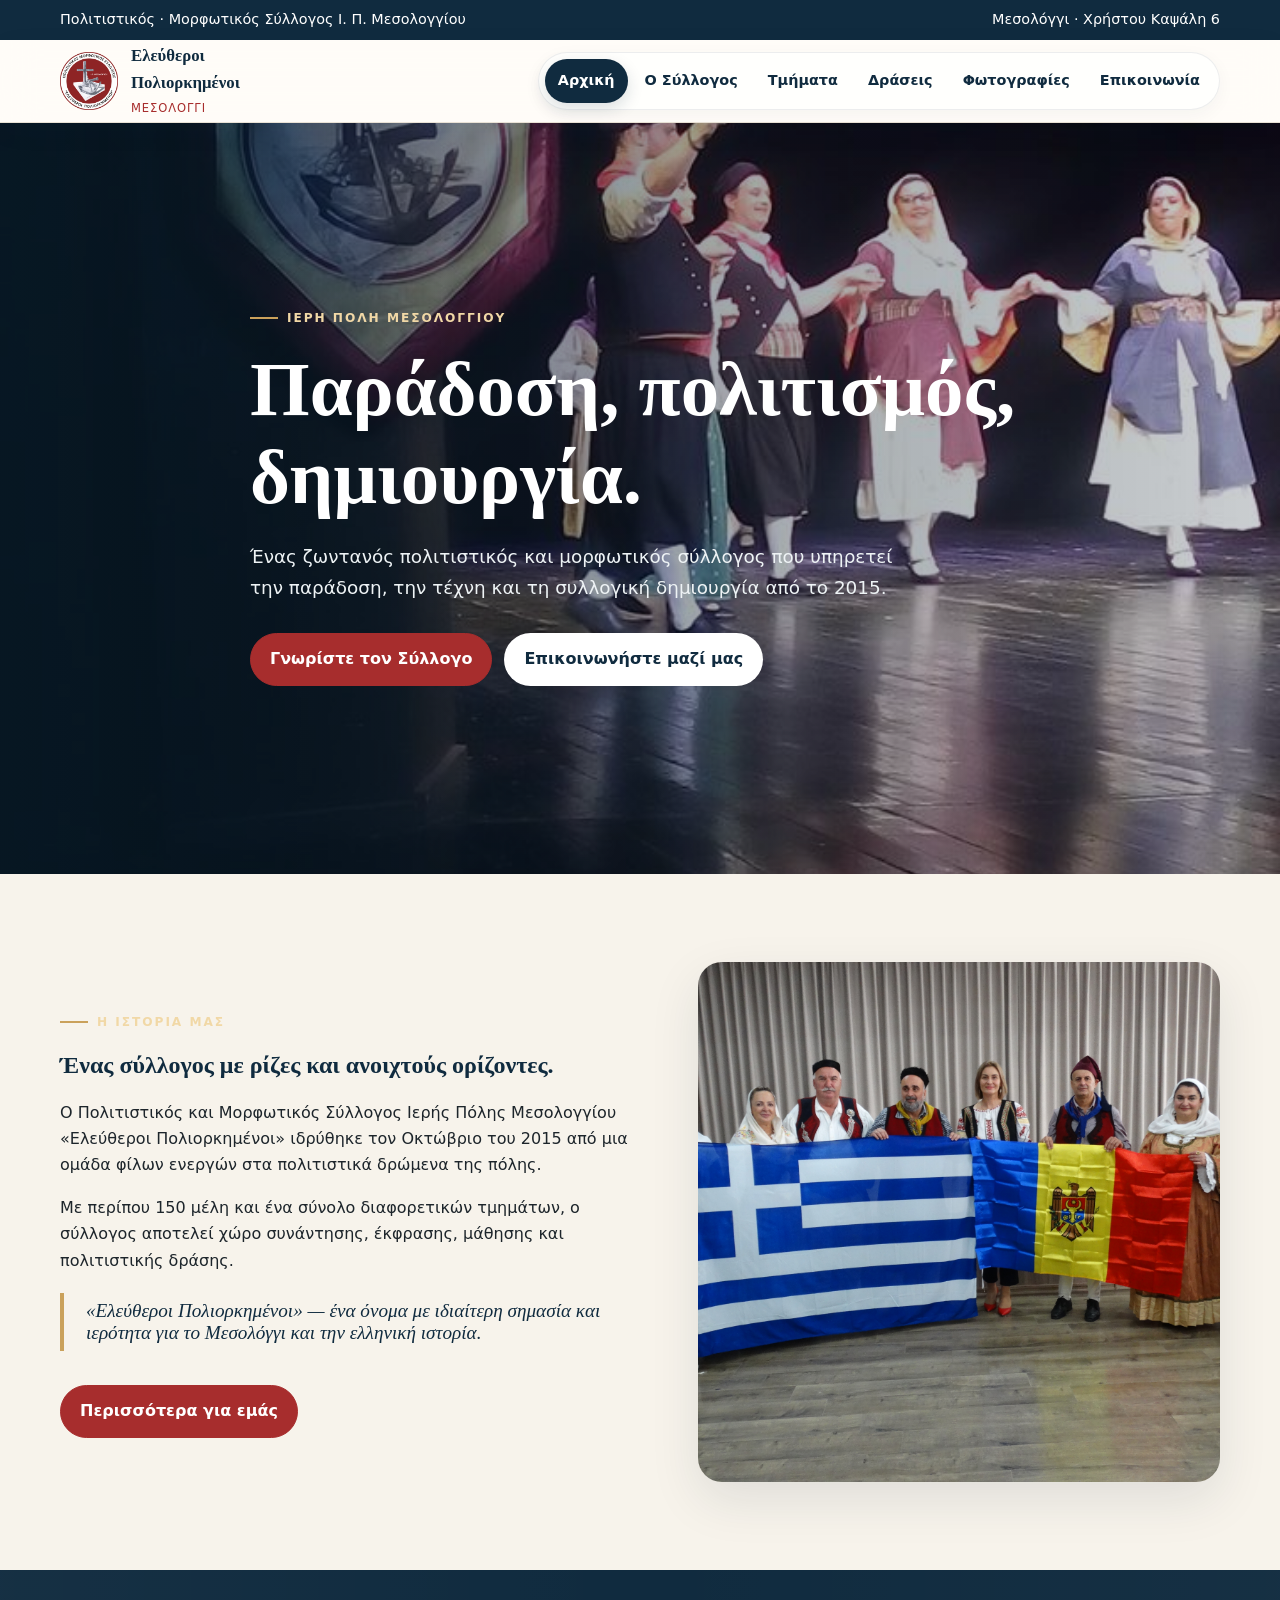
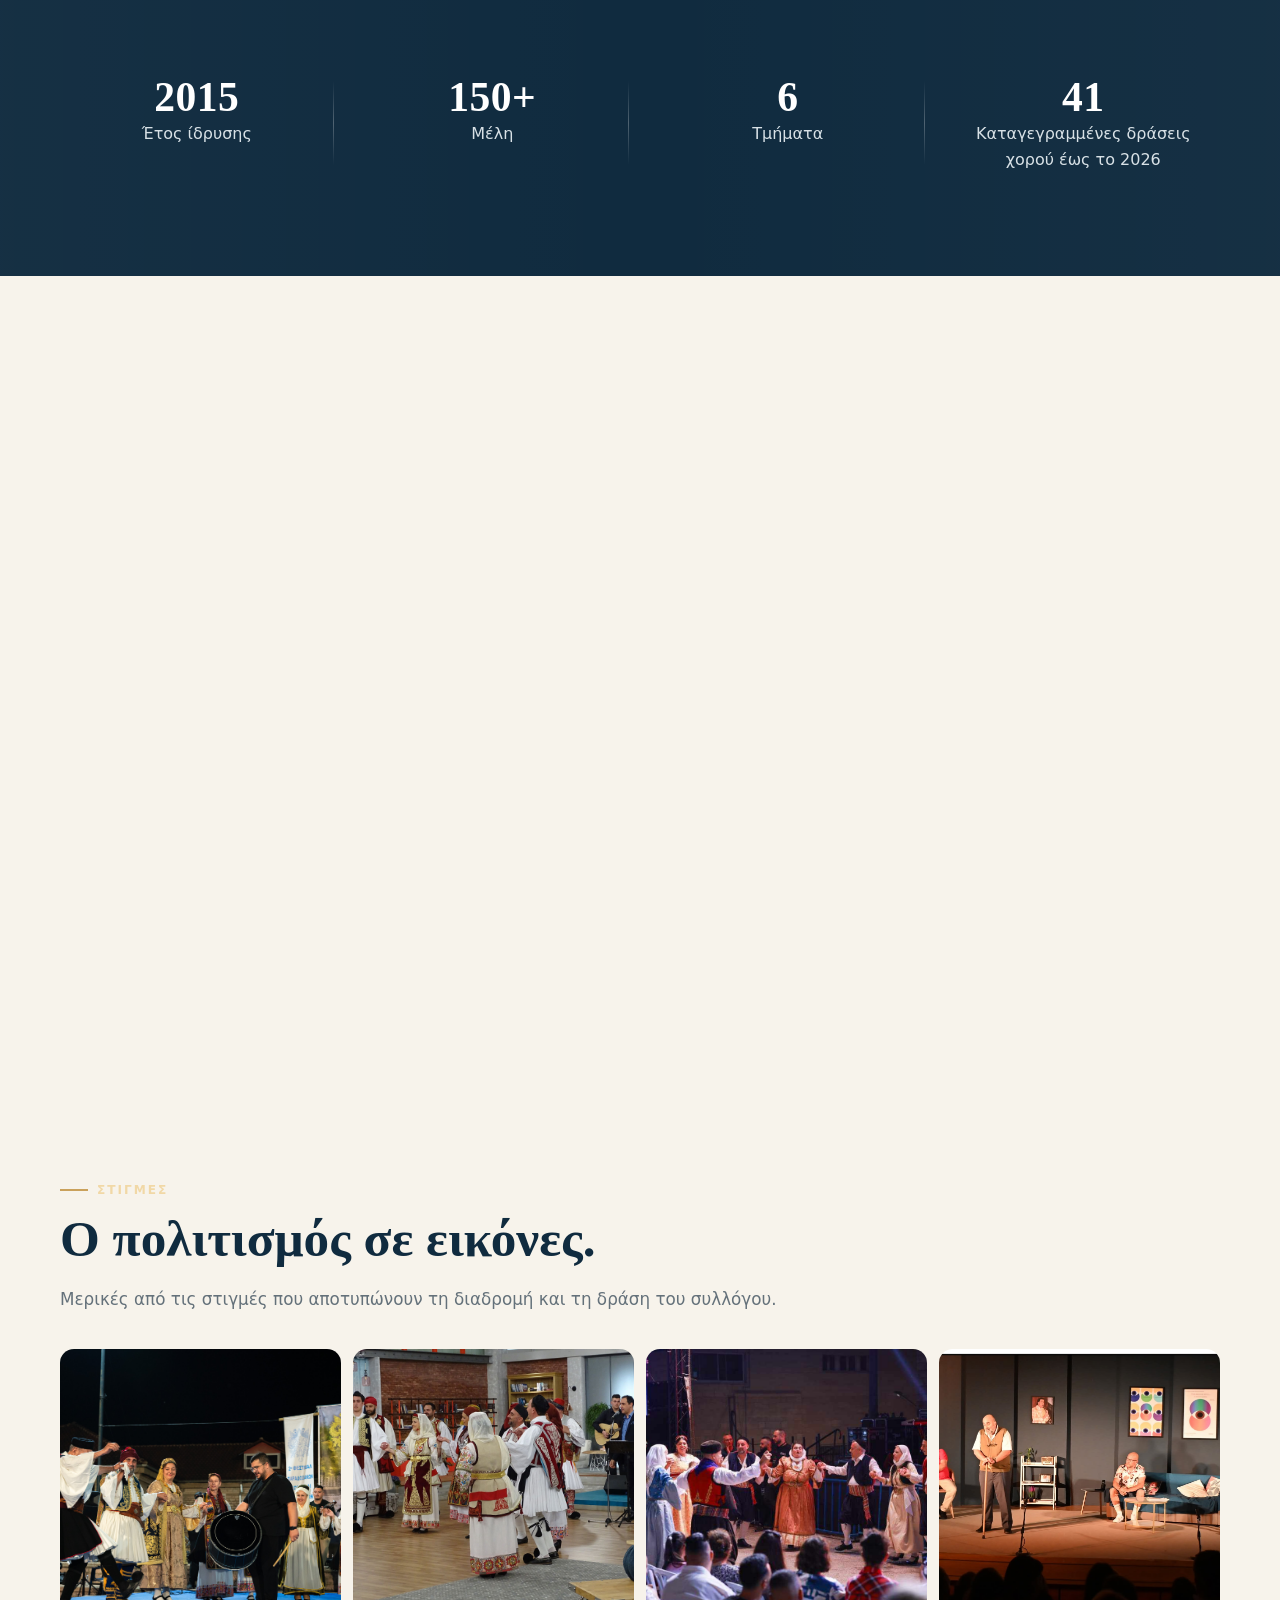
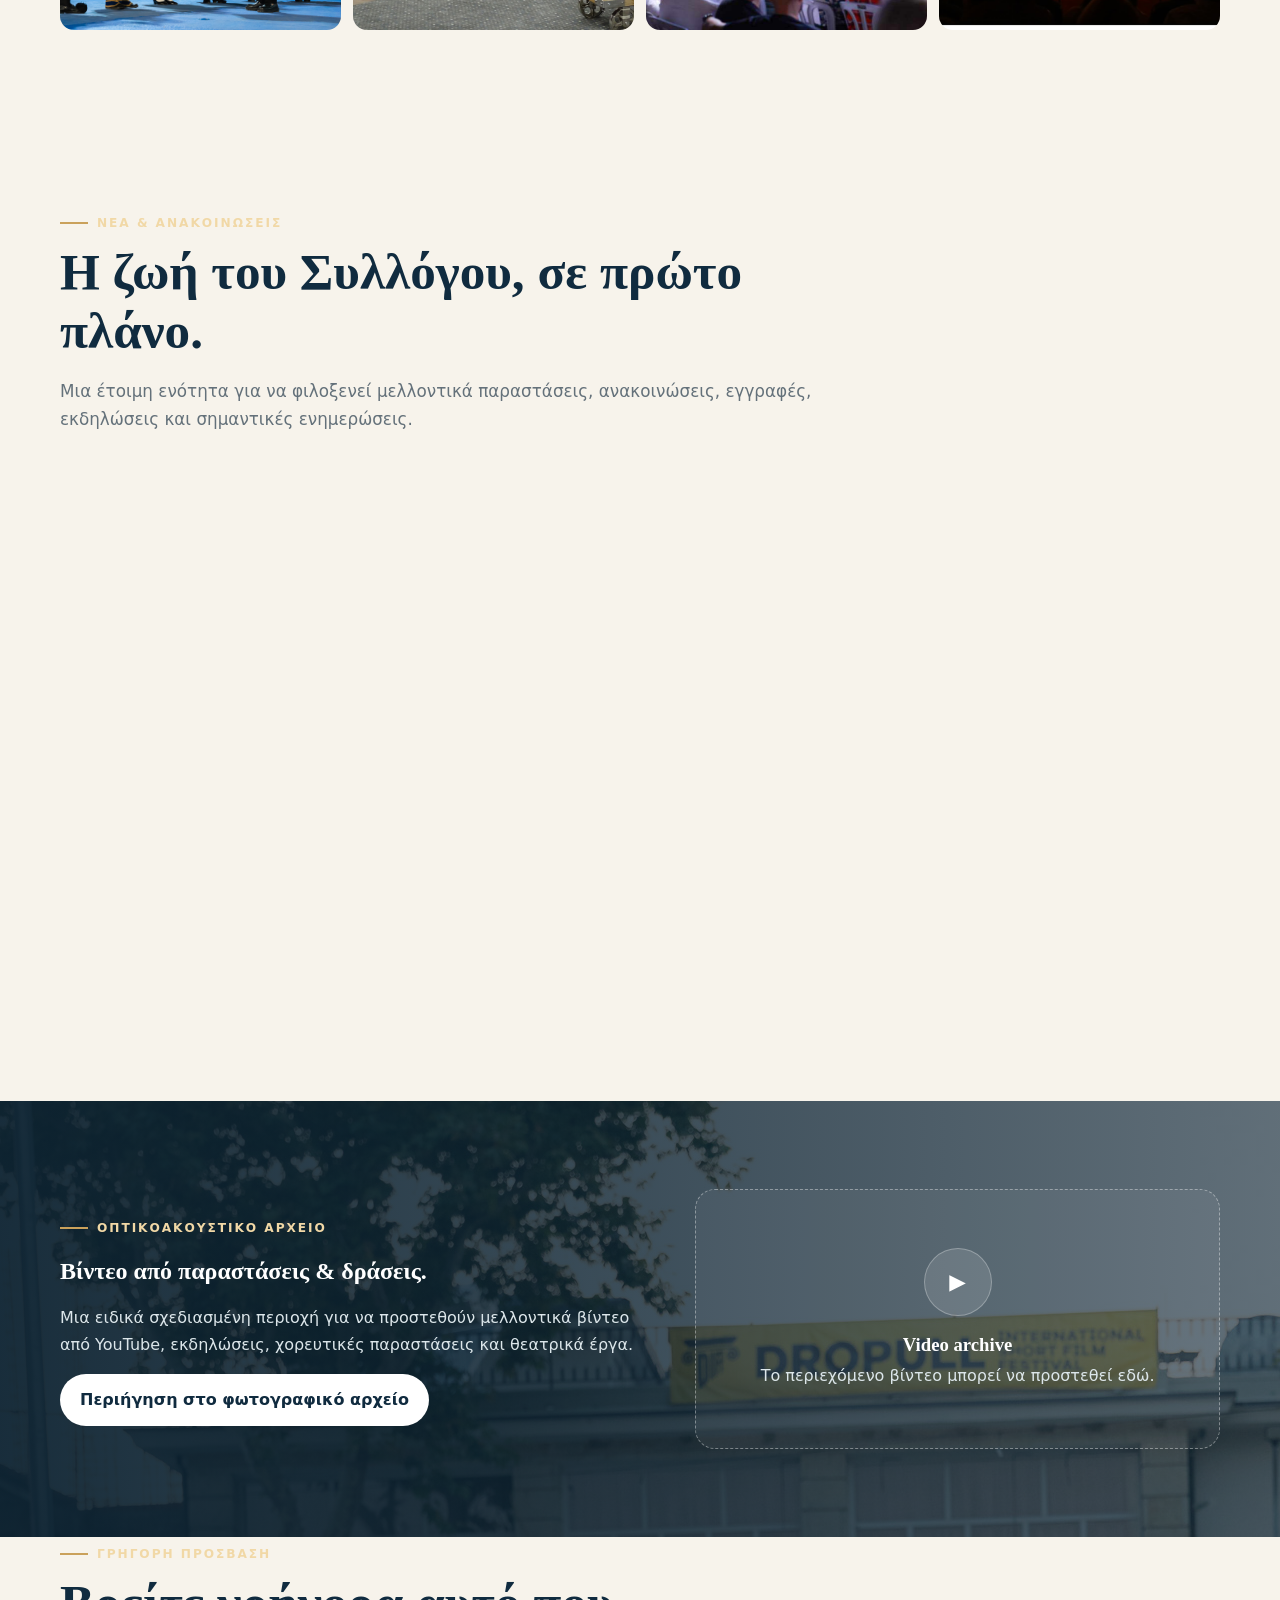
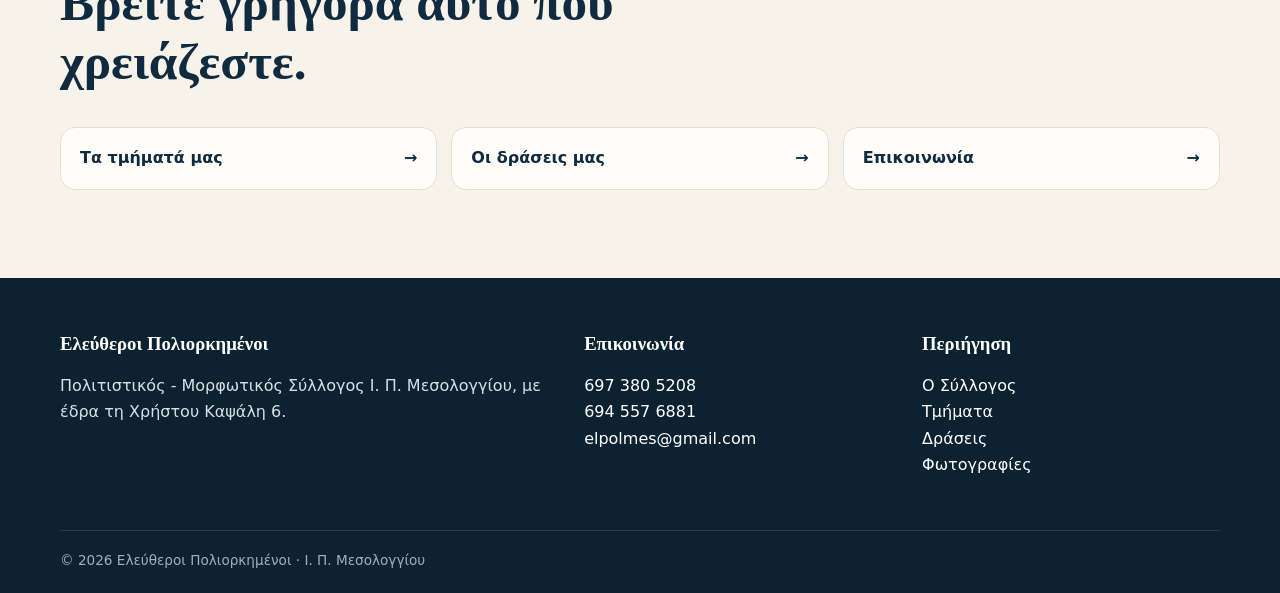
<file: index.html>
<!doctype html>
<html lang="el">
<head>
<meta charset="utf-8">
<meta name="viewport" content="width=device-width, initial-scale=1">
<meta name="description" content="Πολιτιστικός - Μορφωτικός Σύλλογος Ι. Π. Μεσολογγίου «Ελεύθεροι Πολιορκημένοι»">
<meta name="theme-color" content="#102b3f">
<title>Αρχική | Ελεύθεροι Πολιορκημένοι</title>
<link rel="icon" href="assets/LOGO OF ELEFTHERI POLIORKIMENI.png">
<link rel="stylesheet" href="style.css">
</head><body>
<div class="topbar"><div class="container"><span>Πολιτιστικός · Μορφωτικός Σύλλογος Ι. Π. Μεσολογγίου</span><span>Μεσολόγγι · Χρήστου Καψάλη 6</span></div></div>
<header><div class="container nav">
<a class="brand" href="index.html"><img src="assets/LOGO OF ELEFTHERI POLIORKIMENI.png" alt="Λογότυπο Ελεύθεροι Πολιορκημένοι"><div><strong>Ελεύθεροι<br>Πολιορκημένοι</strong><span>Μεσολόγγι</span></div></a>
<button class="menu" aria-label="Άνοιγμα μενού" aria-expanded="false"><span></span></button>
<nav class="navlinks">
<a href="index.html">Αρχική</a><a href="about.html">Ο Σύλλογος</a><a href="departments.html">Τμήματα</a><a href="actions.html">Δράσεις</a><a href="gallery.html">Φωτογραφίες</a><a href="contact.html">Επικοινωνία</a>
</nav></div></header>

<main>
<section class="hero" style="background-image:url('assets/37215668_405897219814055_8562495617903886336_n.jpg');background-position:center;background-size:cover;"><div class="container hero-inner">
<div class="kicker">Ιερή Πόλη Μεσολογγίου</div>
<h1>Παράδοση, πολιτισμός,<br>δημιουργία.</h1>
<p>Ένας ζωντανός πολιτιστικός και μορφωτικός σύλλογος που υπηρετεί την παράδοση, την τέχνη και τη συλλογική δημιουργία από το 2015.</p>
<div class="btns"><a class="btn primary" href="about.html">Γνωρίστε τον Σύλλογο</a><a class="btn light" href="contact.html">Επικοινωνήστε μαζί μας</a></div>
</div></section>

<section><div class="container split">
<div><div class="kicker">Η ιστορία μας</div><h2>Ένας σύλλογος με ρίζες και ανοιχτούς ορίζοντες.</h2>
<p>Ο Πολιτιστικός και Μορφωτικός Σύλλογος Ιερής Πόλης Μεσολογγίου «Ελεύθεροι Πολιορκημένοι» ιδρύθηκε τον Οκτώβριο του 2015 από μια ομάδα φίλων ενεργών στα πολιτιστικά δρώμενα της πόλης.</p>
<p>Με περίπου 150 μέλη και ένα σύνολο διαφορετικών τμημάτων, ο σύλλογος αποτελεί χώρο συνάντησης, έκφρασης, μάθησης και πολιτιστικής δράσης.</p>
<p class="quote">«Ελεύθεροι Πολιορκημένοι» — ένα όνομα με ιδιαίτερη σημασία και ιερότητα για το Μεσολόγγι και την ελληνική ιστορία.</p>
<a class="btn primary" href="about.html" style="color:#fff;margin-top:15px">Περισσότερα για εμάς</a></div>
<div class="photo"><img src="assets/DSC02853.JPG" alt="Μέλη του συλλόγου με ελληνική σημαία"></div>
</div></section>

<section class="stats"><div class="container"><div class="grid">
<div class="stat"><strong>2015</strong><span>Έτος ίδρυσης</span></div>
<div class="stat"><strong>150+</strong><span>Μέλη</span></div>
<div class="stat"><strong>6</strong><span>Τμήματα</span></div>
<div class="stat"><strong>41</strong><span>Καταγεγραμμένες δράσεις χορού έως το 2026</span></div>
</div></div></section>

<section><div class="container">
<div class="section-head"><div class="kicker">Τα τμήματά μας</div><h2>Χώρος για κάθε μορφή έκφρασης.</h2><p>Από τον ελληνικό παραδοσιακό χορό και το σύγχρονο χορό έως το θέατρο, τη φωτογραφία, τα εικαστικά και τη γυμναστική γυναικών.</p></div>
<div class="grid">
<div class="card"><div class="icon">01</div><h3>Ελληνικοί Παραδοσιακοί Χοροί</h3><p>Το τμήμα που ξεκίνησε μαζί με τον σύλλογο, με έντονη παρουσία σε φεστιβάλ και πολιτιστικές εκδηλώσεις στην Ελλάδα και το εξωτερικό.</p></div>
<div class="card"><div class="icon">02</div><h3>Σύγχρονος Χορός</h3><p>Τμήμα σύγχρονου χορού με υπεύθυνη τη Μαρία Κέλλη.</p></div>
<div class="card"><div class="icon">03</div><h3>Θέατρο</h3><p>Παραστάσεις, θεατρική δημιουργία και συμμετοχή σε πολιτιστικές διοργανώσεις.</p></div>
<div class="card"><div class="icon">04</div><h3>Φωτογραφία</h3><p>Τμήμα φωτογραφίας με υπεύθυνο τον φωτογράφο Νίκο Σιάμο.</p></div>
<div class="card"><div class="icon">05</div><h3>Εικαστικά</h3><p>Εικαστική έκφραση με υπεύθυνο τον Νίκο Ντούμα, απόφοιτο της Σχολής Καλών Τεχνών ΑΠΘ.</p></div>
<div class="card"><div class="icon">06</div><h3>Γυμναστική Γυναικών</h3><p>Τμήμα που λειτουργεί από το 2018 με υπεύθυνη τη Βασιλική Μπιμπίρη.</p></div>
</div></div></section>

<section style="padding-top:0"><div class="container">
<div class="section-head"><div class="kicker">Στιγμές</div><h2>Ο πολιτισμός σε εικόνες.</h2><p>Μερικές από τις στιγμές που αποτυπώνουν τη διαδρομή και τη δράση του συλλόγου.</p></div>
<div class="gallery">
<a href="gallery.html"><img src="assets/_DSC6832.jpg" alt="Παράσταση παραδοσιακών χορών"></a>
<a href="gallery.html"><img src="assets/12.jpg" alt="Χορευτικό τμήμα"></a>
<a href="gallery.html"><img src="assets/received_975904556973002.jpeg" alt="Χορευτική εκδήλωση"></a>
<a href="gallery.html"><img src="assets/FB_IMG_1751006641670.jpg" alt="Θεατρική παράσταση"></a>
</div></div></section>

<section>
<div class="container">
  <div class="section-head" data-reveal>
    <div class="kicker">Νέα & Ανακοινώσεις</div>
    <h2>Η ζωή του Συλλόγου, σε πρώτο πλάνο.</h2>
    <p>Μια έτοιμη ενότητα για να φιλοξενεί μελλοντικά παραστάσεις, ανακοινώσεις, εγγραφές, εκδηλώσεις και σημαντικές ενημερώσεις.</p>
  </div>
  <div class="news-grid">
    <article class="news-card" data-reveal="left">
      <div class="news-img" style="background-image:linear-gradient(0deg,rgba(16,43,63,.25),transparent),url('assets/_DSC6158.jpg')"></div>
      <div class="news-body">
        <div class="news-date">Νέα ενότητα</div>
        <h3>Οι επόμενες δράσεις μας θα αναρτώνται εδώ.</h3>
        <p>Η σελίδα είναι σχεδιασμένη ώστε ο Σύλλογος να μπορεί εύκολα να παρουσιάζει τις επόμενες εκδηλώσεις, παραστάσεις και ανακοινώσεις του.</p>
        <a class="btn primary" href="actions.html" style="color:#fff;margin-top:12px">Δείτε τη διαδρομή μας</a>
      </div>
    </article>
    <div class="card" data-reveal="right" style="display:flex;flex-direction:column;justify-content:center">
      <div class="icon">+</div>
      <h3>Έτοιμο για μελλοντικό περιεχόμενο</h3>
      <p>Μπορούν να προστεθούν ημερολόγιο εκδηλώσεων, online εγγραφές, ανακοινώσεις, νέα τμημάτων και ενημερωτικά άρθρα χωρίς να αλλάξει η αισθητική του site.</p>
    </div>
  </div>
</div>
</section>

<section class="section-band feature-bg" style="background-image:linear-gradient(90deg,rgba(12,34,49,.95),rgba(12,34,49,.65)),url('assets/_DSC6158.jpg')">
<div class="container">
  <div class="split" style="gap:55px">
    <div data-reveal="left">
      <div class="kicker">Οπτικοακουστικό αρχείο</div>
      <h2>Βίντεο από παραστάσεις & δράσεις.</h2>
      <p>Μια ειδικά σχεδιασμένη περιοχή για να προστεθούν μελλοντικά βίντεο από YouTube, εκδηλώσεις, χορευτικές παραστάσεις και θεατρικά έργα.</p>
      <a class="btn light" href="gallery.html">Περιήγηση στο φωτογραφικό αρχείο</a>
    </div>
    <div class="empty-panel" data-reveal="right">
      <div>
        <div class="play">▶</div>
        <h3 style="color:#fff;margin:0 0 7px">Video archive</h3>
        <p style="margin:0">Το περιεχόμενο βίντεο μπορεί να προστεθεί εδώ.</p>
      </div>
    </div>
  </div>
</div>
</section>

<section style="padding-top:0">
<div class="container">
  <div class="section-head" data-reveal>
    <div class="kicker">Γρήγορη πρόσβαση</div>
    <h2>Βρείτε γρήγορα αυτό που χρειάζεστε.</h2>
  </div>
  <div class="quick-links">
    <a class="quick-link" href="departments.html" data-reveal>Τα τμήματά μας <span>→</span></a>
    <a class="quick-link" href="actions.html" data-reveal>Οι δράσεις μας <span>→</span></a>
    <a class="quick-link" href="contact.html" data-reveal>Επικοινωνία <span>→</span></a>
  </div>
</div>
</section>
</main>
<footer><div class="container">
<div class="footergrid">
<div><h3>Ελεύθεροι Πολιορκημένοι</h3><p>Πολιτιστικός - Μορφωτικός Σύλλογος Ι. Π. Μεσολογγίου, με έδρα τη Χρήστου Καψάλη 6.</p></div>
<div><h3>Επικοινωνία</h3><p><a href="tel:+306973805208">697 380 5208</a><br><a href="tel:+306945576881">694 557 6881</a><br><a href="mailto:elpolmes@gmail.com">elpolmes@gmail.com</a></p></div>
<div><h3>Περιήγηση</h3><p><a href="about.html">Ο Σύλλογος</a><br><a href="departments.html">Τμήματα</a><br><a href="actions.html">Δράσεις</a><br><a href="gallery.html">Φωτογραφίες</a></p></div>
</div>
<div class="copy">© <span data-year></span> Ελεύθεροι Πολιορκημένοι · Ι. Π. Μεσολογγίου</div>
</div></footer><script src="script.js"></script></body></html>
</file>
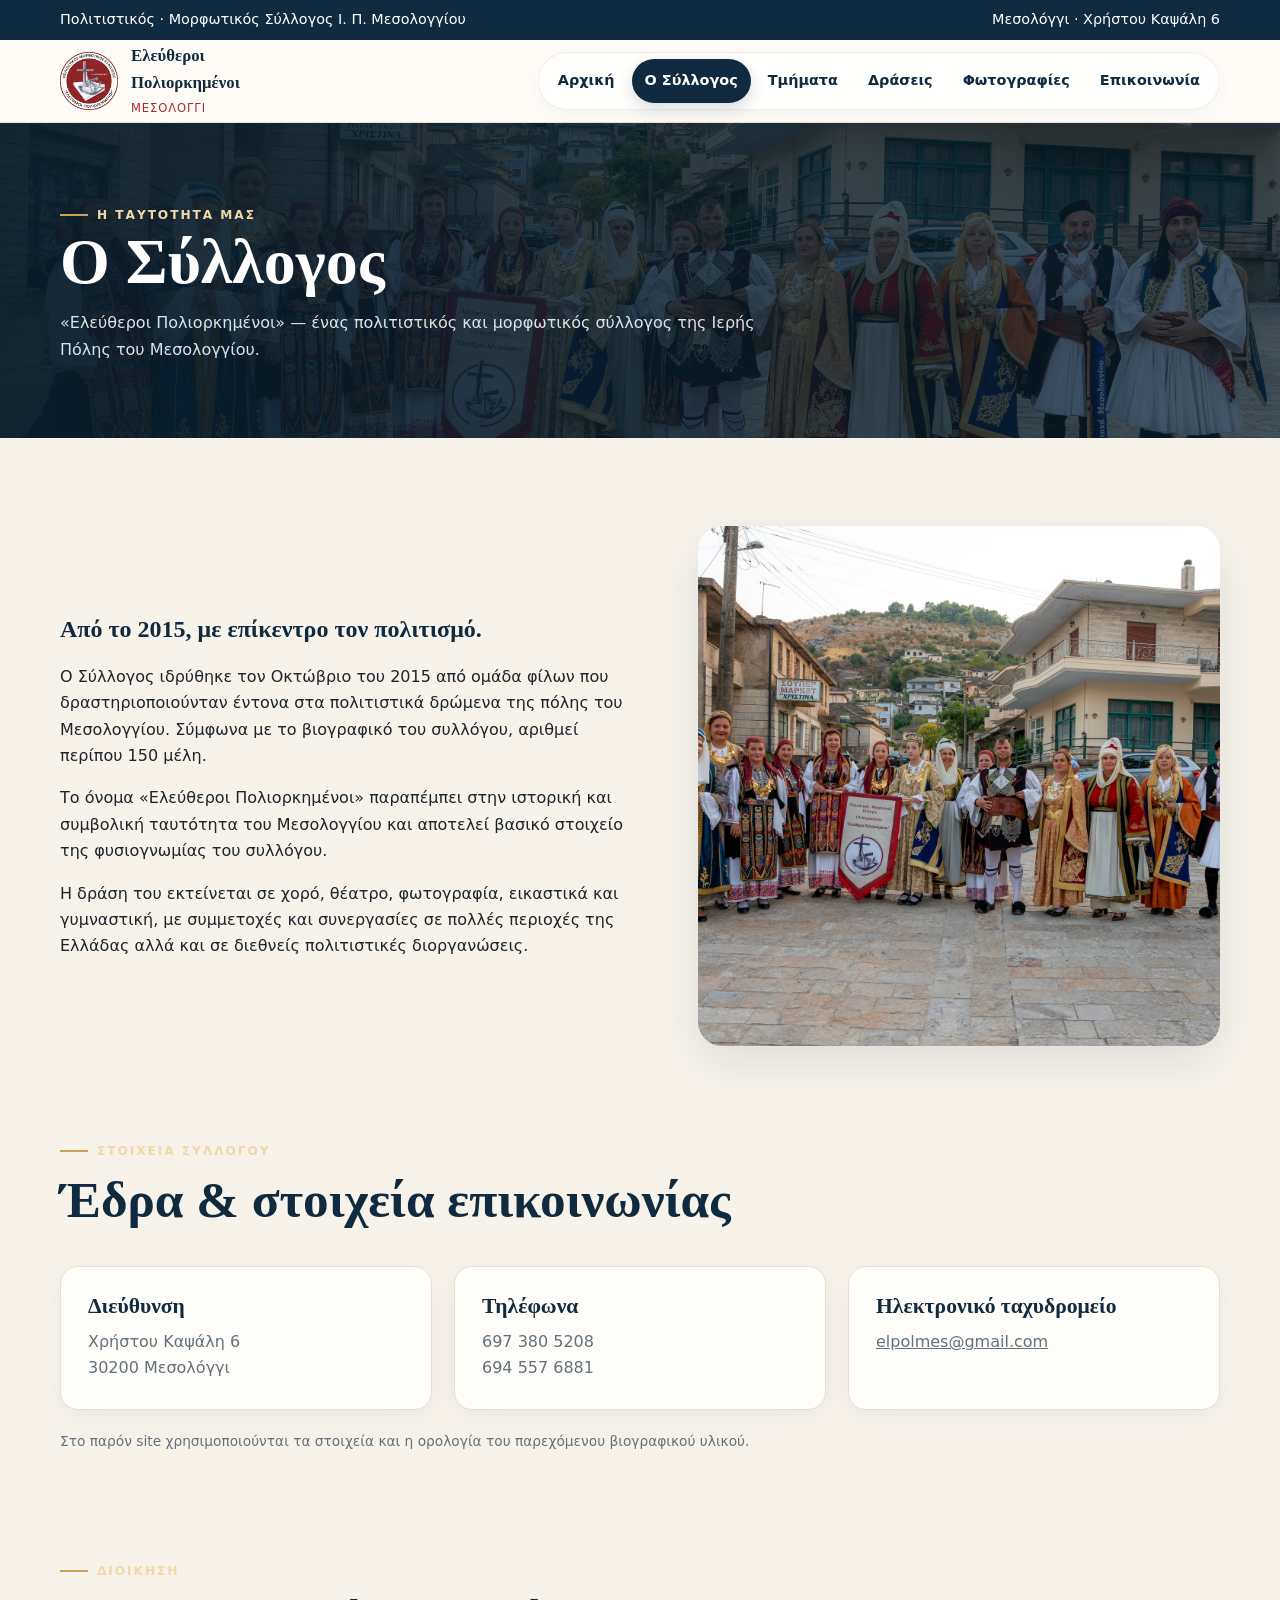
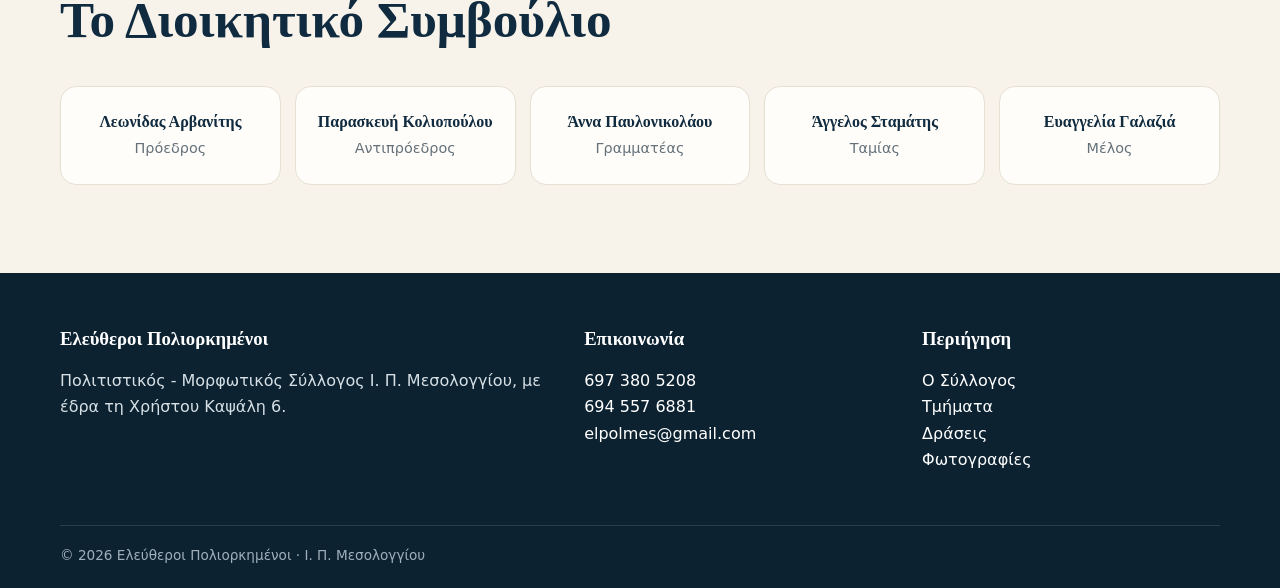
<file: about.html>
<!doctype html>
<html lang="el">
<head>
<meta charset="utf-8">
<meta name="viewport" content="width=device-width, initial-scale=1">
<meta name="description" content="Πολιτιστικός - Μορφωτικός Σύλλογος Ι. Π. Μεσολογγίου «Ελεύθεροι Πολιορκημένοι»">
<meta name="theme-color" content="#102b3f">
<title>Ο Σύλλογος | Ελεύθεροι Πολιορκημένοι</title>
<link rel="icon" href="assets/LOGO OF ELEFTHERI POLIORKIMENI.png">
<link rel="stylesheet" href="style.css">
</head><body>
<div class="topbar"><div class="container"><span>Πολιτιστικός · Μορφωτικός Σύλλογος Ι. Π. Μεσολογγίου</span><span>Μεσολόγγι · Χρήστου Καψάλη 6</span></div></div>
<header><div class="container nav">
<a class="brand" href="index.html"><img src="assets/LOGO OF ELEFTHERI POLIORKIMENI.png" alt="Λογότυπο Ελεύθεροι Πολιορκημένοι"><div><strong>Ελεύθεροι<br>Πολιορκημένοι</strong><span>Μεσολόγγι</span></div></a>
<button class="menu" aria-label="Άνοιγμα μενού" aria-expanded="false"><span></span></button>
<nav class="navlinks">
<a href="index.html">Αρχική</a><a href="about.html">Ο Σύλλογος</a><a href="departments.html">Τμήματα</a><a href="actions.html">Δράσεις</a><a href="gallery.html">Φωτογραφίες</a><a href="contact.html">Επικοινωνία</a>
</nav></div></header>

<main>
<section class="pagehero" style="position:relative;overflow:hidden;background:linear-gradient(90deg,rgba(10,29,42,.94),rgba(10,29,42,.65)),url('assets/_DSC6066.jpg') center/cover;"><div class="container"><div class="kicker">Η ταυτότητά μας</div><h1>Ο Σύλλογος</h1><p>«Ελεύθεροι Πολιορκημένοι» — ένας πολιτιστικός και μορφωτικός σύλλογος της Ιερής Πόλης του Μεσολογγίου.</p></div></section>
<section><div class="container split">
<div><h2>Από το 2015, με επίκεντρο τον πολιτισμό.</h2>
<p>Ο Σύλλογος ιδρύθηκε τον Οκτώβριο του 2015 από ομάδα φίλων που δραστηριοποιούνταν έντονα στα πολιτιστικά δρώμενα της πόλης του Μεσολογγίου. Σύμφωνα με το βιογραφικό του συλλόγου, αριθμεί περίπου 150 μέλη.</p>
<p>Το όνομα «Ελεύθεροι Πολιορκημένοι» παραπέμπει στην ιστορική και συμβολική ταυτότητα του Μεσολογγίου και αποτελεί βασικό στοιχείο της φυσιογνωμίας του συλλόγου.</p>
<p>Η δράση του εκτείνεται σε χορό, θέατρο, φωτογραφία, εικαστικά και γυμναστική, με συμμετοχές και συνεργασίες σε πολλές περιοχές της Ελλάδας αλλά και σε διεθνείς πολιτιστικές διοργανώσεις.</p>
</div><div class="photo"><img src="assets/_DSC6066.jpg" alt="Μέλη του συλλόγου στο Μεσολόγγι"></div>
</div></section>
<section style="padding-top:0"><div class="container"><div class="section-head"><div class="kicker">Στοιχεία συλλόγου</div><h2>Έδρα & στοιχεία επικοινωνίας</h2></div>
<div class="grid">
<div class="card"><h3>Διεύθυνση</h3><p>Χρήστου Καψάλη 6<br>30200 Μεσολόγγι</p></div>
<div class="card"><h3>Τηλέφωνα</h3><p>697 380 5208<br>694 557 6881</p></div>
<div class="card"><h3>Ηλεκτρονικό ταχυδρομείο</h3><p><a href="mailto:elpolmes@gmail.com">elpolmes@gmail.com</a></p></div>
</div>
<p class="note" style="margin-top:20px">Στο παρόν site χρησιμοποιούνται τα στοιχεία και η ορολογία του παρεχόμενου βιογραφικού υλικού.</p>
</div></section>
<section style="padding-top:0"><div class="container"><div class="section-head"><div class="kicker">Διοίκηση</div><h2>Το Διοικητικό Συμβούλιο</h2></div>
<div class="board">
<div class="person"><strong>Λεωνίδας Αρβανίτης</strong><span>Πρόεδρος</span></div>
<div class="person"><strong>Παρασκευή Κολιοπούλου</strong><span>Αντιπρόεδρος</span></div>
<div class="person"><strong>Άννα Παυλονικολάου</strong><span>Γραμματέας</span></div>
<div class="person"><strong>Άγγελος Σταμάτης</strong><span>Ταμίας</span></div>
<div class="person"><strong>Ευαγγελία Γαλαζιά</strong><span>Μέλος</span></div>
</div></div></section>
</main>
<footer><div class="container">
<div class="footergrid">
<div><h3>Ελεύθεροι Πολιορκημένοι</h3><p>Πολιτιστικός - Μορφωτικός Σύλλογος Ι. Π. Μεσολογγίου, με έδρα τη Χρήστου Καψάλη 6.</p></div>
<div><h3>Επικοινωνία</h3><p><a href="tel:+306973805208">697 380 5208</a><br><a href="tel:+306945576881">694 557 6881</a><br><a href="mailto:elpolmes@gmail.com">elpolmes@gmail.com</a></p></div>
<div><h3>Περιήγηση</h3><p><a href="about.html">Ο Σύλλογος</a><br><a href="departments.html">Τμήματα</a><br><a href="actions.html">Δράσεις</a><br><a href="gallery.html">Φωτογραφίες</a></p></div>
</div>
<div class="copy">© <span data-year></span> Ελεύθεροι Πολιορκημένοι · Ι. Π. Μεσολογγίου</div>
</div></footer><script src="script.js"></script></body></html>
</file>
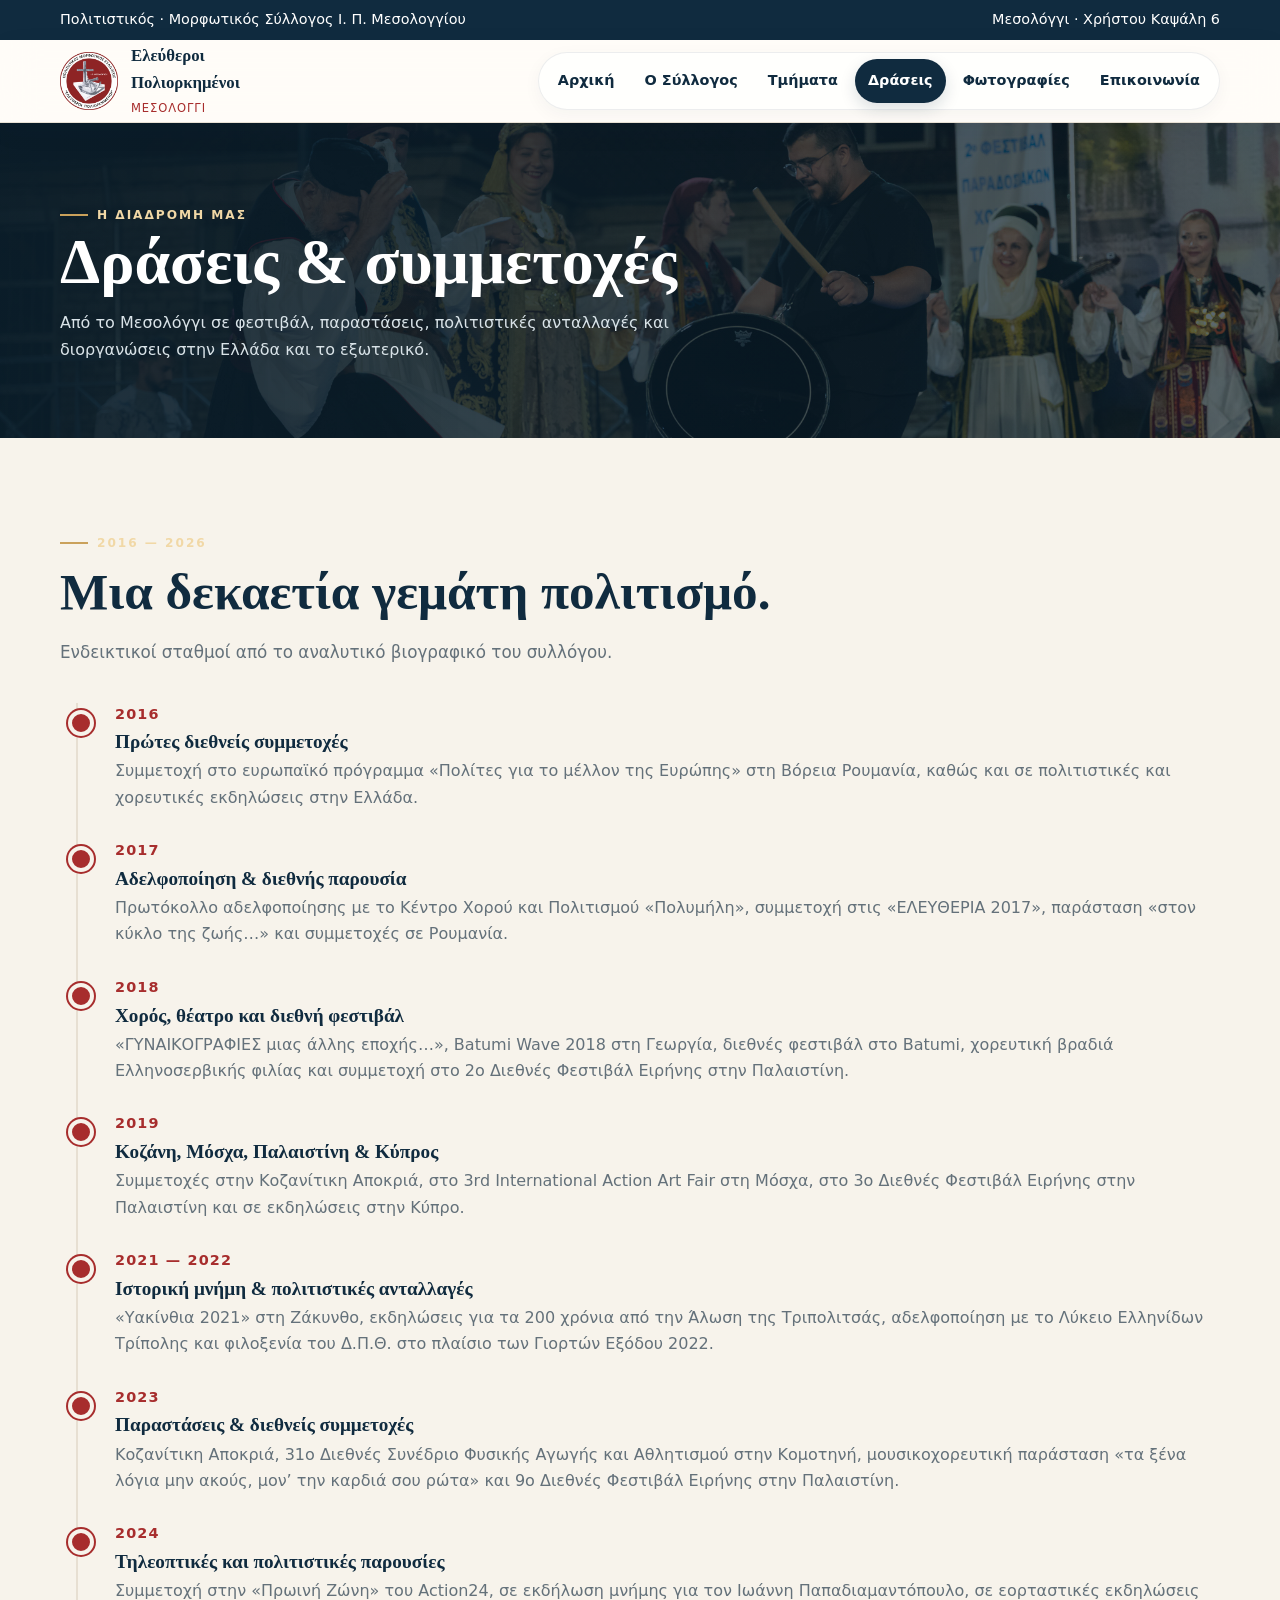
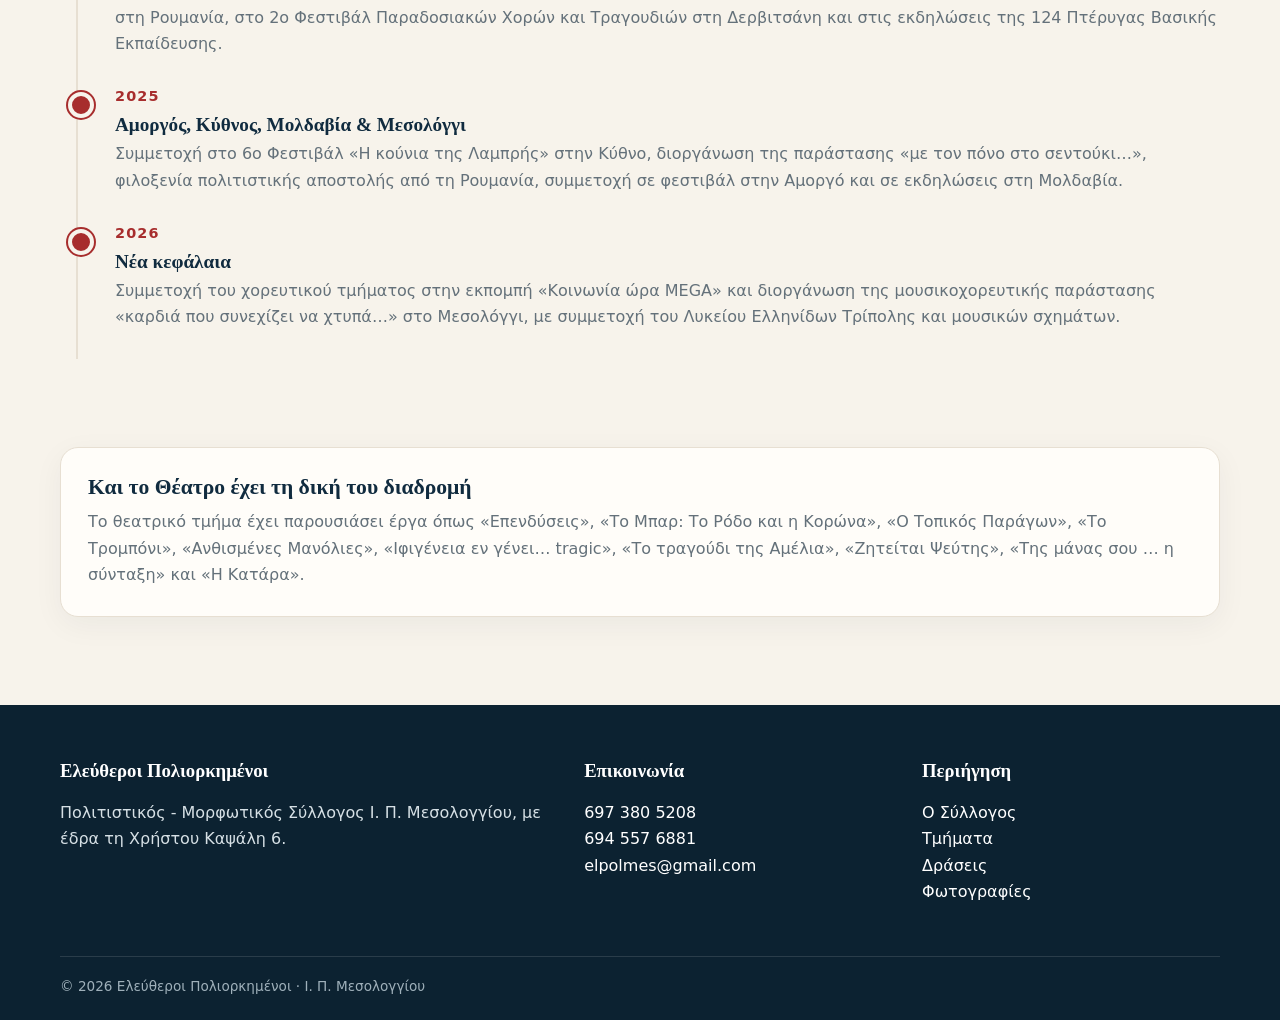
<file: actions.html>
<!doctype html>
<html lang="el">
<head>
<meta charset="utf-8">
<meta name="viewport" content="width=device-width, initial-scale=1">
<meta name="description" content="Πολιτιστικός - Μορφωτικός Σύλλογος Ι. Π. Μεσολογγίου «Ελεύθεροι Πολιορκημένοι»">
<meta name="theme-color" content="#102b3f">
<title>Δράσεις | Ελεύθεροι Πολιορκημένοι</title>
<link rel="icon" href="assets/LOGO OF ELEFTHERI POLIORKIMENI.png">
<link rel="stylesheet" href="style.css">
</head><body>
<div class="topbar"><div class="container"><span>Πολιτιστικός · Μορφωτικός Σύλλογος Ι. Π. Μεσολογγίου</span><span>Μεσολόγγι · Χρήστου Καψάλη 6</span></div></div>
<header><div class="container nav">
<a class="brand" href="index.html"><img src="assets/LOGO OF ELEFTHERI POLIORKIMENI.png" alt="Λογότυπο Ελεύθεροι Πολιορκημένοι"><div><strong>Ελεύθεροι<br>Πολιορκημένοι</strong><span>Μεσολόγγι</span></div></a>
<button class="menu" aria-label="Άνοιγμα μενού" aria-expanded="false"><span></span></button>
<nav class="navlinks">
<a href="index.html">Αρχική</a><a href="about.html">Ο Σύλλογος</a><a href="departments.html">Τμήματα</a><a href="actions.html">Δράσεις</a><a href="gallery.html">Φωτογραφίες</a><a href="contact.html">Επικοινωνία</a>
</nav></div></header>

<main>
<section class="pagehero" style="position:relative;overflow:hidden;background:linear-gradient(90deg,rgba(10,29,42,.94),rgba(10,29,42,.65)),url('assets/_DSC6838.jpg') center/cover;"><div class="container"><div class="kicker">Η διαδρομή μας</div><h1>Δράσεις & συμμετοχές</h1><p>Από το Μεσολόγγι σε φεστιβάλ, παραστάσεις, πολιτιστικές ανταλλαγές και διοργανώσεις στην Ελλάδα και το εξωτερικό.</p></div></section>
<section><div class="container">
<div class="section-head"><div class="kicker">2016 — 2026</div><h2>Μια δεκαετία γεμάτη πολιτισμό.</h2><p>Ενδεικτικοί σταθμοί από το αναλυτικό βιογραφικό του συλλόγου.</p></div>
<div class="timeline">
<div class="event"><div class="year">2016</div><h3>Πρώτες διεθνείς συμμετοχές</h3><p>Συμμετοχή στο ευρωπαϊκό πρόγραμμα «Πολίτες για το μέλλον της Ευρώπης» στη Βόρεια Ρουμανία, καθώς και σε πολιτιστικές και χορευτικές εκδηλώσεις στην Ελλάδα.</p></div>
<div class="event"><div class="year">2017</div><h3>Αδελφοποίηση & διεθνής παρουσία</h3><p>Πρωτόκολλο αδελφοποίησης με το Κέντρο Χορού και Πολιτισμού «Πολυμήλη», συμμετοχή στις «ΕΛΕΥΘΕΡΙΑ 2017», παράσταση «στον κύκλο της ζωής…» και συμμετοχές σε Ρουμανία.</p></div>
<div class="event"><div class="year">2018</div><h3>Χορός, θέατρο και διεθνή φεστιβάλ</h3><p>«ΓΥΝΑΙΚΟΓΡΑΦΙΕΣ μιας άλλης εποχής…», Batumi Wave 2018 στη Γεωργία, διεθνές φεστιβάλ στο Batumi, χορευτική βραδιά Ελληνοσερβικής φιλίας και συμμετοχή στο 2ο Διεθνές Φεστιβάλ Ειρήνης στην Παλαιστίνη.</p></div>
<div class="event"><div class="year">2019</div><h3>Κοζάνη, Μόσχα, Παλαιστίνη & Κύπρος</h3><p>Συμμετοχές στην Κοζανίτικη Αποκριά, στο 3rd International Action Art Fair στη Μόσχα, στο 3ο Διεθνές Φεστιβάλ Ειρήνης στην Παλαιστίνη και σε εκδηλώσεις στην Κύπρο.</p></div>
<div class="event"><div class="year">2021 — 2022</div><h3>Ιστορική μνήμη & πολιτιστικές ανταλλαγές</h3><p>«Υακίνθια 2021» στη Ζάκυνθο, εκδηλώσεις για τα 200 χρόνια από την Άλωση της Τριπολιτσάς, αδελφοποίηση με το Λύκειο Ελληνίδων Τρίπολης και φιλοξενία του Δ.Π.Θ. στο πλαίσιο των Γιορτών Εξόδου 2022.</p></div>
<div class="event"><div class="year">2023</div><h3>Παραστάσεις & διεθνείς συμμετοχές</h3><p>Κοζανίτικη Αποκριά, 31ο Διεθνές Συνέδριο Φυσικής Αγωγής και Αθλητισμού στην Κομοτηνή, μουσικοχορευτική παράσταση «τα ξένα λόγια μην ακούς, μον’ την καρδιά σου ρώτα» και 9ο Διεθνές Φεστιβάλ Ειρήνης στην Παλαιστίνη.</p></div>
<div class="event"><div class="year">2024</div><h3>Τηλεοπτικές και πολιτιστικές παρουσίες</h3><p>Συμμετοχή στην «Πρωινή Ζώνη» του Action24, σε εκδήλωση μνήμης για τον Ιωάννη Παπαδιαμαντόπουλο, σε εορταστικές εκδηλώσεις στη Ρουμανία, στο 2ο Φεστιβάλ Παραδοσιακών Χορών και Τραγουδιών στη Δερβιτσάνη και στις εκδηλώσεις της 124 Πτέρυγας Βασικής Εκπαίδευσης.</p></div>
<div class="event"><div class="year">2025</div><h3>Αμοργός, Κύθνος, Μολδαβία & Μεσολόγγι</h3><p>Συμμετοχή στο 6ο Φεστιβάλ «Η κούνια της Λαμπρής» στην Κύθνο, διοργάνωση της παράστασης «με τον πόνο στο σεντούκι…», φιλοξενία πολιτιστικής αποστολής από τη Ρουμανία, συμμετοχή σε φεστιβάλ στην Αμοργό και σε εκδηλώσεις στη Μολδαβία.</p></div>
<div class="event"><div class="year">2026</div><h3>Νέα κεφάλαια</h3><p>Συμμετοχή του χορευτικού τμήματος στην εκπομπή «Κοινωνία ώρα MEGA» και διοργάνωση της μουσικοχορευτικής παράστασης «καρδιά που συνεχίζει να χτυπά…» στο Μεσολόγγι, με συμμετοχή του Λυκείου Ελληνίδων Τρίπολης και μουσικών σχημάτων.</p></div>
</div></div></section>
<section style="padding-top:0"><div class="container"><div class="card"><h3>Και το Θέατρο έχει τη δική του διαδρομή</h3><p>Το θεατρικό τμήμα έχει παρουσιάσει έργα όπως «Επενδύσεις», «Το Μπαρ: Το Ρόδο και η Κορώνα», «Ο Τοπικός Παράγων», «Το Τρομπόνι», «Ανθισμένες Μανόλιες», «Ιφιγένεια εν γένει… tragic», «Το τραγούδι της Αμέλια», «Ζητείται Ψεύτης», «Της μάνας σου … η σύνταξη» και «Η Κατάρα».</p></div></div></section>
</main>
<footer><div class="container">
<div class="footergrid">
<div><h3>Ελεύθεροι Πολιορκημένοι</h3><p>Πολιτιστικός - Μορφωτικός Σύλλογος Ι. Π. Μεσολογγίου, με έδρα τη Χρήστου Καψάλη 6.</p></div>
<div><h3>Επικοινωνία</h3><p><a href="tel:+306973805208">697 380 5208</a><br><a href="tel:+306945576881">694 557 6881</a><br><a href="mailto:elpolmes@gmail.com">elpolmes@gmail.com</a></p></div>
<div><h3>Περιήγηση</h3><p><a href="about.html">Ο Σύλλογος</a><br><a href="departments.html">Τμήματα</a><br><a href="actions.html">Δράσεις</a><br><a href="gallery.html">Φωτογραφίες</a></p></div>
</div>
<div class="copy">© <span data-year></span> Ελεύθεροι Πολιορκημένοι · Ι. Π. Μεσολογγίου</div>
</div></footer><script src="script.js"></script></body></html>
</file>
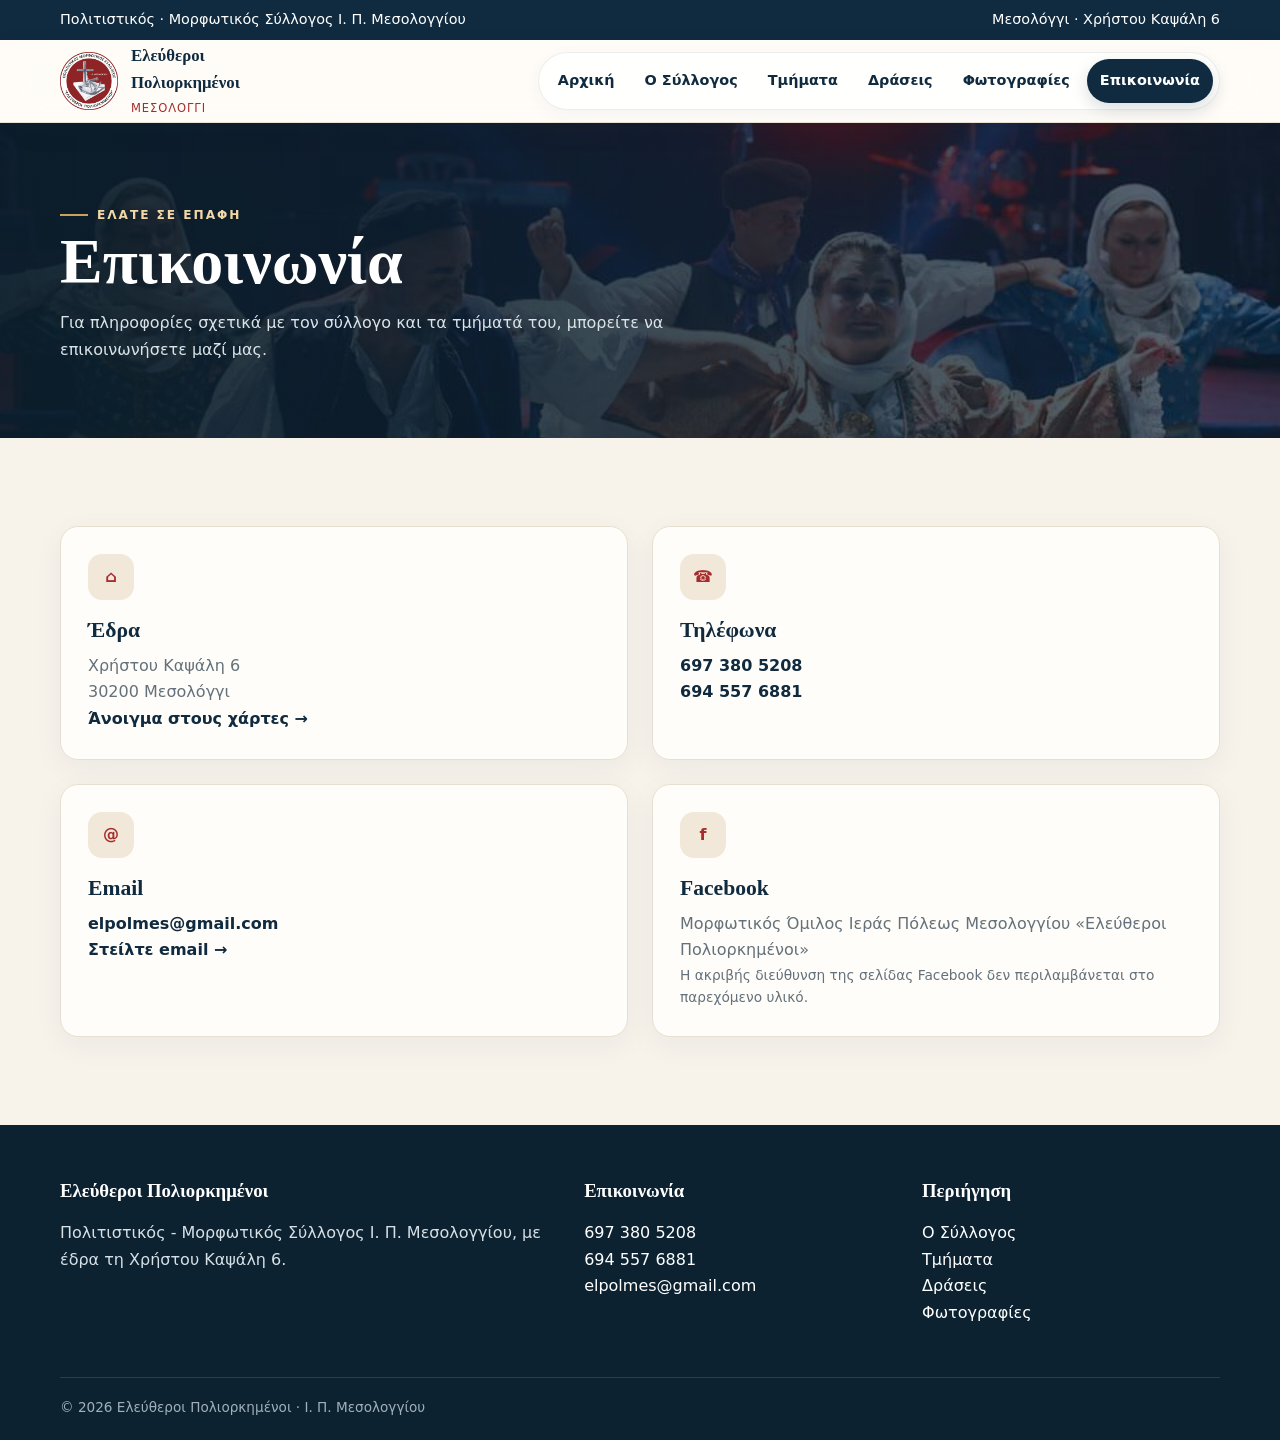
<file: contact.html>
<!doctype html>
<html lang="el">
<head>
<meta charset="utf-8">
<meta name="viewport" content="width=device-width, initial-scale=1">
<meta name="description" content="Πολιτιστικός - Μορφωτικός Σύλλογος Ι. Π. Μεσολογγίου «Ελεύθεροι Πολιορκημένοι»">
<meta name="theme-color" content="#102b3f">
<title>Επικοινωνία | Ελεύθεροι Πολιορκημένοι</title>
<link rel="icon" href="assets/LOGO OF ELEFTHERI POLIORKIMENI.png">
<link rel="stylesheet" href="style.css">
</head><body>
<div class="topbar"><div class="container"><span>Πολιτιστικός · Μορφωτικός Σύλλογος Ι. Π. Μεσολογγίου</span><span>Μεσολόγγι · Χρήστου Καψάλη 6</span></div></div>
<header><div class="container nav">
<a class="brand" href="index.html"><img src="assets/LOGO OF ELEFTHERI POLIORKIMENI.png" alt="Λογότυπο Ελεύθεροι Πολιορκημένοι"><div><strong>Ελεύθεροι<br>Πολιορκημένοι</strong><span>Μεσολόγγι</span></div></a>
<button class="menu" aria-label="Άνοιγμα μενού" aria-expanded="false"><span></span></button>
<nav class="navlinks">
<a href="index.html">Αρχική</a><a href="about.html">Ο Σύλλογος</a><a href="departments.html">Τμήματα</a><a href="actions.html">Δράσεις</a><a href="gallery.html">Φωτογραφίες</a><a href="contact.html">Επικοινωνία</a>
</nav></div></header>

<main>
<section class="pagehero" style="position:relative;overflow:hidden;background:linear-gradient(90deg,rgba(10,29,42,.94),rgba(10,29,42,.65)),url('assets/received_709665750983551.jpeg') center/cover;"><div class="container"><div class="kicker">Ελάτε σε επαφή</div><h1>Επικοινωνία</h1><p>Για πληροφορίες σχετικά με τον σύλλογο και τα τμήματά του, μπορείτε να επικοινωνήσετε μαζί μας.</p></div></section>
<section><div class="container">
<div class="contact">
<div class="card"><div class="icon">⌂</div><h3>Έδρα</h3><p>Χρήστου Καψάλη 6<br>30200 Μεσολόγγι</p><a href="https://www.google.com/maps/search/?api=1&query=Χρήστου+Καψάλη+6,+Μεσολόγγι" target="_blank" rel="noopener">Άνοιγμα στους χάρτες →</a></div>
<div class="card"><div class="icon">☎</div><h3>Τηλέφωνα</h3><p><a href="tel:+306973805208">697 380 5208</a><br><a href="tel:+306945576881">694 557 6881</a></p></div>
<div class="card"><div class="icon">@</div><h3>Email</h3><p><a href="mailto:elpolmes@gmail.com">elpolmes@gmail.com</a></p><a href="mailto:elpolmes@gmail.com">Στείλτε email →</a></div>
<div class="card"><div class="icon">f</div><h3>Facebook</h3><p>Μορφωτικός Όμιλος Ιεράς Πόλεως Μεσολογγίου «Ελεύθεροι Πολιορκημένοι»</p><p class="note">Η ακριβής διεύθυνση της σελίδας Facebook δεν περιλαμβάνεται στο παρεχόμενο υλικό.</p></div>
</div>
</div></section>
</main>
<footer><div class="container">
<div class="footergrid">
<div><h3>Ελεύθεροι Πολιορκημένοι</h3><p>Πολιτιστικός - Μορφωτικός Σύλλογος Ι. Π. Μεσολογγίου, με έδρα τη Χρήστου Καψάλη 6.</p></div>
<div><h3>Επικοινωνία</h3><p><a href="tel:+306973805208">697 380 5208</a><br><a href="tel:+306945576881">694 557 6881</a><br><a href="mailto:elpolmes@gmail.com">elpolmes@gmail.com</a></p></div>
<div><h3>Περιήγηση</h3><p><a href="about.html">Ο Σύλλογος</a><br><a href="departments.html">Τμήματα</a><br><a href="actions.html">Δράσεις</a><br><a href="gallery.html">Φωτογραφίες</a></p></div>
</div>
<div class="copy">© <span data-year></span> Ελεύθεροι Πολιορκημένοι · Ι. Π. Μεσολογγίου</div>
</div></footer><script src="script.js"></script></body></html>
</file>
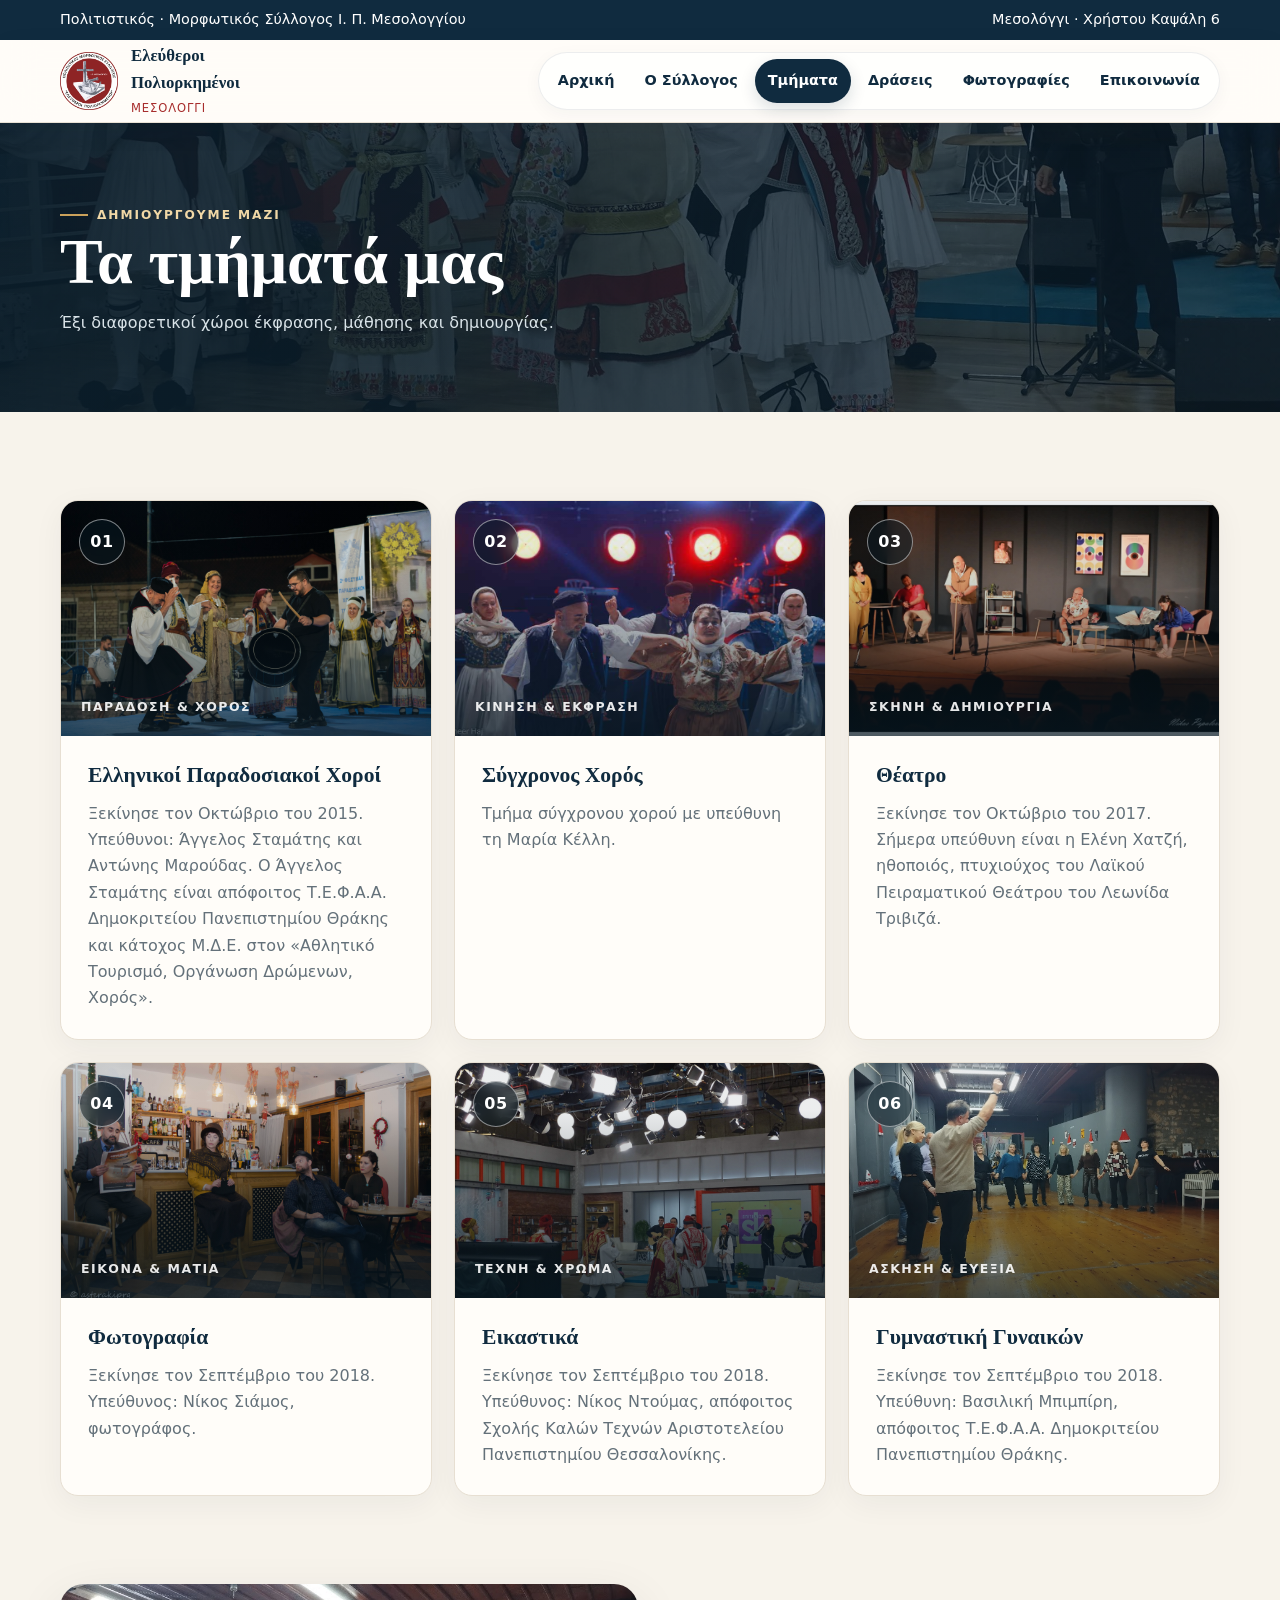
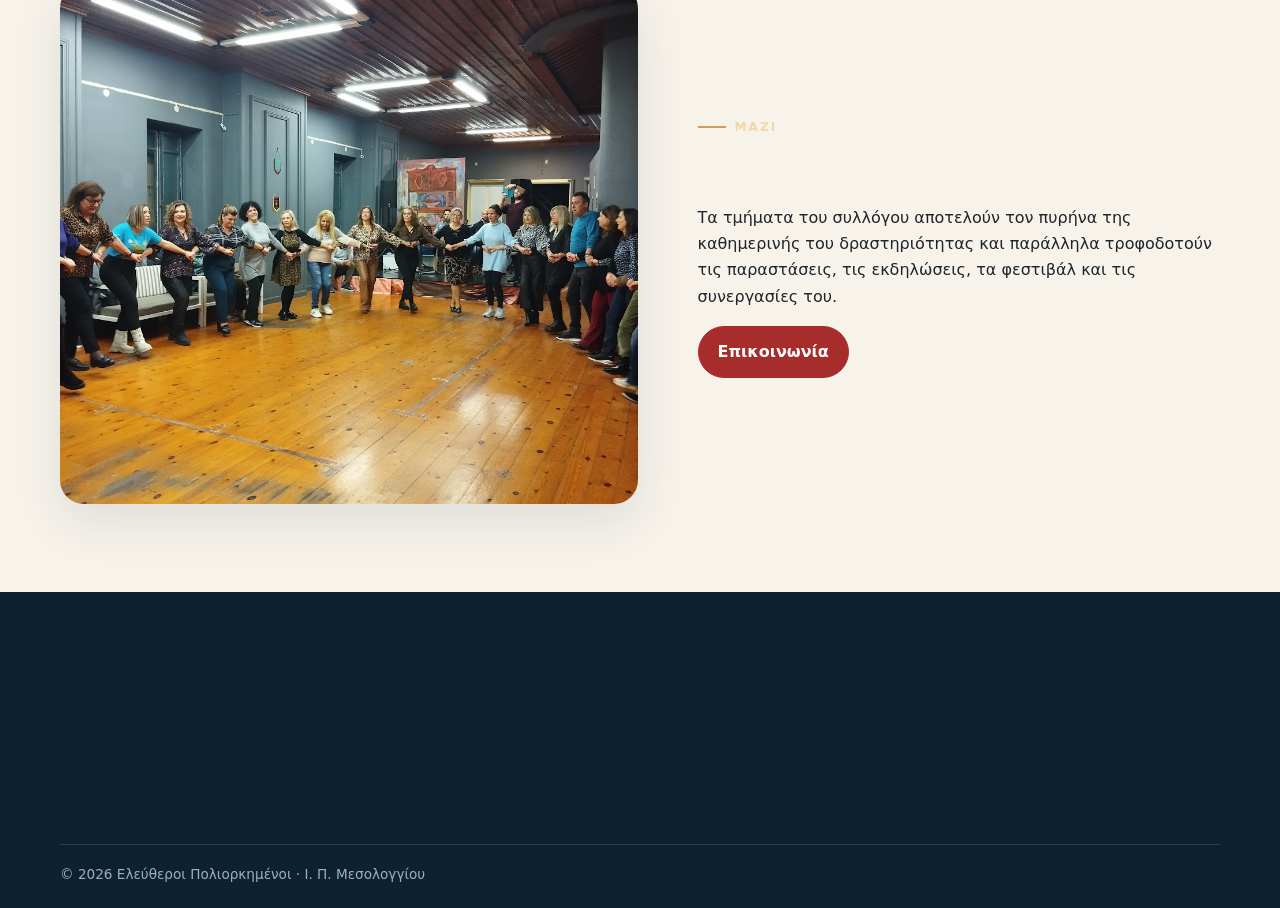
<file: departments.html>
<!doctype html>
<html lang="el">
<head>
<meta charset="utf-8">
<meta name="viewport" content="width=device-width, initial-scale=1">
<meta name="description" content="Πολιτιστικός - Μορφωτικός Σύλλογος Ι. Π. Μεσολογγίου «Ελεύθεροι Πολιορκημένοι»">
<meta name="theme-color" content="#102b3f">
<title>Τμήματα | Ελεύθεροι Πολιορκημένοι</title>
<link rel="icon" href="assets/LOGO OF ELEFTHERI POLIORKIMENI.png">
<link rel="stylesheet" href="style.css">
</head><body>
<div class="topbar"><div class="container"><span>Πολιτιστικός · Μορφωτικός Σύλλογος Ι. Π. Μεσολογγίου</span><span>Μεσολόγγι · Χρήστου Καψάλη 6</span></div></div>
<header><div class="container nav">
<a class="brand" href="index.html"><img src="assets/LOGO OF ELEFTHERI POLIORKIMENI.png" alt="Λογότυπο Ελεύθεροι Πολιορκημένοι"><div><strong>Ελεύθεροι<br>Πολιορκημένοι</strong><span>Μεσολόγγι</span></div></a>
<button class="menu" aria-label="Άνοιγμα μενού" aria-expanded="false"><span></span></button>
<nav class="navlinks">
<a href="index.html">Αρχική</a><a href="about.html">Ο Σύλλογος</a><a href="departments.html">Τμήματα</a><a href="actions.html">Δράσεις</a><a href="gallery.html">Φωτογραφίες</a><a href="contact.html">Επικοινωνία</a>
</nav></div></header>

<main>
<section class="pagehero" style="position:relative;overflow:hidden;background:linear-gradient(90deg,rgba(10,29,42,.94),rgba(10,29,42,.65)),url('assets/12.jpg') center/cover;"><div class="container"><div class="kicker">Δημιουργούμε μαζί</div><h1>Τα τμήματά μας</h1><p>Έξι διαφορετικοί χώροι έκφρασης, μάθησης και δημιουργίας.</p></div></section>
<section><div class="container"><div class="grid departments-grid">
<article class="card department-card" data-reveal><div class="department-image"><img src="assets/_DSC6838.jpg" alt="Ελληνικοί Παραδοσιακοί Χοροί" loading="lazy"><span class="department-number">01</span><span class="department-overlay">Παράδοση & χορός</span></div><div class="department-body"><h3>Ελληνικοί Παραδοσιακοί Χοροί</h3><p>Ξεκίνησε τον Οκτώβριο του 2015. Υπεύθυνοι: Άγγελος Σταμάτης και Αντώνης Μαρούδας. Ο Άγγελος Σταμάτης είναι απόφοιτος Τ.Ε.Φ.Α.Α. Δημοκριτείου Πανεπιστημίου Θράκης και κάτοχος Μ.Δ.Ε. στον «Αθλητικό Τουρισμό, Οργάνωση Δρώμενων, Χορός».</p></div></article>
<article class="card department-card" data-reveal><div class="department-image"><img src="assets/received_709665750983551.jpeg" alt="Σύγχρονος Χορός" loading="lazy"><span class="department-number">02</span><span class="department-overlay">Κίνηση & έκφραση</span></div><div class="department-body"><h3>Σύγχρονος Χορός</h3><p>Τμήμα σύγχρονου χορού με υπεύθυνη τη Μαρία Κέλλη.</p></div></article>
<article class="card department-card" data-reveal><div class="department-image"><img src="assets/FB_IMG_1751006641670.jpg" alt="Θέατρο" loading="lazy"><span class="department-number">03</span><span class="department-overlay">Σκηνή & δημιουργία</span></div><div class="department-body"><h3>Θέατρο</h3><p>Ξεκίνησε τον Οκτώβριο του 2017. Σήμερα υπεύθυνη είναι η Ελένη Χατζή, ηθοποιός, πτυχιούχος του Λαϊκού Πειραματικού Θεάτρου του Λεωνίδα Τριβιζά.</p></div></article>
<article class="card department-card" data-reveal><div class="department-image"><img src="assets/_AST7692.JPG" alt="Φωτογραφία" loading="lazy"><span class="department-number">04</span><span class="department-overlay">Εικόνα & ματιά</span></div><div class="department-body"><h3>Φωτογραφία</h3><p>Ξεκίνησε τον Σεπτέμβριο του 2018. Υπεύθυνος: Νίκος Σιάμος, φωτογράφος.</p></div></article>
<article class="card department-card" data-reveal><div class="department-image"><img src="assets/20.jpg" alt="Εικαστικά" loading="lazy"><span class="department-number">05</span><span class="department-overlay">Τέχνη & χρώμα</span></div><div class="department-body"><h3>Εικαστικά</h3><p>Ξεκίνησε τον Σεπτέμβριο του 2018. Υπεύθυνος: Νίκος Ντούμας, απόφοιτος Σχολής Καλών Τεχνών Αριστοτελείου Πανεπιστημίου Θεσσαλονίκης.</p></div></article>
<article class="card department-card" data-reveal><div class="department-image"><img src="assets/IMG_20260112_220726.jpg" alt="Γυμναστική Γυναικών" loading="lazy"><span class="department-number">06</span><span class="department-overlay">Άσκηση & ευεξία</span></div><div class="department-body"><h3>Γυμναστική Γυναικών</h3><p>Ξεκίνησε τον Σεπτέμβριο του 2018. Υπεύθυνη: Βασιλική Μπιμπίρη, απόφοιτος Τ.Ε.Φ.Α.Α. Δημοκριτείου Πανεπιστημίου Θράκης.</p></div></article>
</div></div></section>
<section style="padding-top:0"><div class="container split"><div class="photo"><img src="assets/IMG_20240212_232024.jpg" alt="Δραστηριότητα του συλλόγου"></div><div><div class="kicker">Μαζί</div><h2>Ένας χώρος για συμμετοχή και δημιουργία.</h2><p>Τα τμήματα του συλλόγου αποτελούν τον πυρήνα της καθημερινής του δραστηριότητας και παράλληλα τροφοδοτούν τις παραστάσεις, τις εκδηλώσεις, τα φεστιβάλ και τις συνεργασίες του.</p><a class="btn primary" href="contact.html" style="color:#fff">Επικοινωνία</a></div></div></section>
</main>
<footer><div class="container">
<div class="footergrid">
<div><h3>Ελεύθεροι Πολιορκημένοι</h3><p>Πολιτιστικός - Μορφωτικός Σύλλογος Ι. Π. Μεσολογγίου, με έδρα τη Χρήστου Καψάλη 6.</p></div>
<div><h3>Επικοινωνία</h3><p><a href="tel:+306973805208">697 380 5208</a><br><a href="tel:+306945576881">694 557 6881</a><br><a href="mailto:elpolmes@gmail.com">elpolmes@gmail.com</a></p></div>
<div><h3>Περιήγηση</h3><p><a href="about.html">Ο Σύλλογος</a><br><a href="departments.html">Τμήματα</a><br><a href="actions.html">Δράσεις</a><br><a href="gallery.html">Φωτογραφίες</a></p></div>
</div>
<div class="copy">© <span data-year></span> Ελεύθεροι Πολιορκημένοι · Ι. Π. Μεσολογγίου</div>
</div></footer><script src="script.js"></script></body></html>
</file>
<file: style.css>
:root{
  --navy:#102b3f;
  --navy-2:#173e57;
  --red:#a72d2d;
  --gold:#caa15b;
  --cream:#f7f3eb;
  --paper:#fffdf9;
  --ink:#1d252b;
  --muted:#64717a;
  --line:#e7dfd2;
  --shadow:0 18px 50px rgba(16,43,63,.10);
  --radius:18px;
}
*{box-sizing:border-box}
html{scroll-behavior:smooth}
body{margin:0;color:var(--ink);background:var(--cream);font-family:system-ui,-apple-system,"Segoe UI",Roboto,Arial,sans-serif;line-height:1.65}
img{max-width:100%;display:block}
a{color:inherit}
.container{width:min(1160px,92%);margin:auto}
.topbar{background:var(--navy);color:#fff;font-size:.9rem}
.topbar .container{display:flex;justify-content:space-between;gap:20px;padding:8px 0}
header{position:sticky;top:0;z-index:100;background:rgba(255,253,249,.92);backdrop-filter:blur(18px) saturate(1.1);border-bottom:1px solid rgba(231,223,210,.9);box-shadow:0 8px 30px rgba(16,43,63,.045)}
.nav{min-height:82px;display:flex;align-items:center;justify-content:space-between;gap:24px}
.brand{display:flex;align-items:center;gap:13px;text-decoration:none;min-width:0}
.brand img{width:58px;height:58px;object-fit:contain;flex:0 0 auto}
.brand strong{font-family:Georgia,"Times New Roman",serif;font-size:1.05rem;line-height:1.15;color:var(--navy)}
.brand span{display:block;color:var(--red);font-size:.72rem;letter-spacing:.08em;text-transform:uppercase;margin-top:3px}
.navlinks{display:flex;align-items:center;gap:4px;padding:6px;border:1px solid rgba(16,43,63,.08);border-radius:999px;background:rgba(255,255,255,.62);box-shadow:0 5px 18px rgba(16,43,63,.045);font-weight:700;font-size:.9rem}
.navlinks a{text-decoration:none;position:relative;padding:10px 13px;border-radius:999px;color:var(--navy);transition:color .25s,background .25s,transform .25s}
.navlinks a:after{content:"";position:absolute;left:50%;right:50%;bottom:5px;height:2px;border-radius:2px;background:var(--red);transition:.25s var(--ease)}
.navlinks a:hover{background:rgba(167,45,45,.07);color:var(--red);transform:translateY(-1px)}
.navlinks a:hover:after{left:30%;right:30%}
.navlinks a.active{background:var(--navy);color:#fff;box-shadow:0 6px 16px rgba(16,43,63,.15)}
.navlinks a.active:after{display:none}
.menu{display:none;position:relative;width:46px;height:46px;padding:0;border:1px solid rgba(16,43,63,.12);border-radius:14px;background:#fff;color:var(--navy);font-size:0;cursor:pointer;box-shadow:0 6px 18px rgba(16,43,63,.06)}
.menu:before,.menu:after,.menu span{content:"";position:absolute;left:12px;width:22px;height:2px;border-radius:2px;background:currentColor;transition:.3s var(--ease)}
.menu:before{top:15px}.menu span{top:22px}.menu:after{top:29px}
.menu.open:before{top:22px;transform:rotate(45deg)}.menu.open span{opacity:0;transform:scaleX(0)}.menu.open:after{top:22px;transform:rotate(-45deg)}
.hero{position:relative;min-height:650px;display:grid;align-items:end;background:#172c3a}
.hero:before{content:"";position:absolute;inset:0;background:linear-gradient(90deg,rgba(8,26,38,.88),rgba(8,26,38,.38) 55%,rgba(8,26,38,.20))}
.hero-inner{position:relative;color:#fff;padding:90px 0 100px;max-width:780px}
.kicker{display:inline-flex;align-items:center;gap:9px;color:#f1d8a6;text-transform:uppercase;letter-spacing:.16em;font-size:.76rem;font-weight:800}
.kicker:before{content:"";width:28px;height:2px;background:var(--gold)}
h1,h2,h3{font-family:Georgia,"Times New Roman",serif;line-height:1.15;color:var(--navy)}
.hero h1{font-size:clamp(2.5rem,6vw,5rem);margin:18px 0 20px;color:#fff}
.hero p{font-size:1.15rem;max-width:680px;color:#eef3f5}
.btns{display:flex;flex-wrap:wrap;gap:12px;margin-top:30px}
.btn{display:inline-block;text-decoration:none;padding:12px 19px;border-radius:999px;font-weight:800;border:1px solid rgba(255,255,255,.35)}
.btn.primary{background:var(--red);border-color:var(--red);color:#fff}
.btn.light{background:#fff;color:var(--navy)}
section{padding:88px 0}
.section-head{max-width:760px;margin-bottom:36px}
.section-head h2{font-size:clamp(2rem,4vw,3.2rem);margin:10px 0 14px}
.section-head p{color:var(--muted);font-size:1.05rem}
.grid{display:grid;grid-template-columns:repeat(3,1fr);gap:22px}
.card{background:var(--paper);border:1px solid var(--line);border-radius:var(--radius);padding:27px;box-shadow:0 8px 30px rgba(16,43,63,.05)}
.card h3{margin:0 0 10px;font-size:1.35rem}
.card p{margin:0;color:var(--muted)}
.icon{width:46px;height:46px;border-radius:14px;background:#f1e8da;color:var(--red);display:grid;place-items:center;font-weight:900;margin-bottom:18px}
.stats{background:var(--navy);color:#fff;position:relative;overflow:hidden}
.stats:before{content:"";position:absolute;inset:0;background:linear-gradient(90deg,rgba(255,255,255,.025),transparent 50%,rgba(255,255,255,.025));pointer-events:none}
.stats .container{position:relative}
.stats .grid{grid-template-columns:repeat(4,1fr)}
.stat{padding:15px 28px;text-align:center;position:relative}
.stat:not(:last-child):after{content:"";position:absolute;right:0;top:18%;height:64%;width:1px;background:linear-gradient(to bottom,transparent,rgba(255,255,255,.26),transparent)}
.stat strong{letter-spacing:.01em}

.stat strong{display:block;font:700 2.6rem Georgia,serif;color:#fff}
.stat span{color:#d8e1e6}
.split{display:grid;grid-template-columns:1.05fr .95fr;gap:60px;align-items:center}
.photo{border-radius:24px;overflow:hidden;box-shadow:var(--shadow)}
.photo img{width:100%;height:520px;object-fit:cover}
.quote{border-left:4px solid var(--gold);padding:7px 0 7px 22px;font:italic 1.2rem Georgia,serif;color:var(--navy)}
.list{padding:0;margin:0;list-style:none}
.list li{padding:13px 0;border-bottom:1px solid var(--line)}
.list li:before{content:"◆";color:var(--red);font-size:.65rem;margin-right:11px;vertical-align:2px}
.timeline{position:relative;margin-top:35px}
.timeline:before{content:"";position:absolute;left:16px;top:0;bottom:0;width:2px;background:var(--line)}
.event{position:relative;padding:0 0 28px 55px}
.event:before{content:"";position:absolute;left:8px;top:7px;width:18px;height:18px;background:var(--red);border:4px solid var(--cream);border-radius:50%;box-shadow:0 0 0 2px var(--red)}
.event .year{font-weight:900;color:var(--red);font-size:.9rem;letter-spacing:.08em}
.event h3{margin:5px 0 5px;font-size:1.2rem}
.event p{margin:0;color:var(--muted)}
.gallery{display:grid;grid-template-columns:repeat(4,1fr);gap:12px}
.gallery a{display:block;overflow:hidden;border-radius:14px;aspect-ratio:1/1;background:#ddd}
.gallery img{width:100%;height:100%;object-fit:cover;transition:transform .35s}
.gallery a:hover img{transform:scale(1.06)}
.pagehero{background:var(--navy);color:#fff;padding:75px 0}
.pagehero h1{color:#fff;margin:0 0 12px;font-size:clamp(2.3rem,5vw,4rem)}
.pagehero p{max-width:720px;color:#d9e3e8;margin:0}
.contact{display:grid;grid-template-columns:1fr 1fr;gap:24px}
.contact a{text-decoration:none;color:var(--navy);font-weight:750}
.board{display:grid;grid-template-columns:repeat(5,1fr);gap:14px}
.person{text-align:center;padding:22px 12px;background:var(--paper);border:1px solid var(--line);border-radius:16px}
.person strong{display:block;font-family:Georgia,serif;color:var(--navy)}
.person span{font-size:.9rem;color:var(--muted)}
footer{background:#0c2231;color:#d6e0e5;padding:55px 0 22px}
.footergrid{display:grid;grid-template-columns:1.3fr .8fr .8fr;gap:40px}
footer h3{color:#fff;margin-top:0}
footer a{color:#fff;text-decoration:none}
.copy{border-top:1px solid rgba(255,255,255,.12);margin-top:35px;padding-top:18px;font-size:.85rem;color:#9fb0ba}
.note{font-size:.86rem;color:var(--muted)}
@media(max-width:900px){
 .nav{position:relative}
 .navlinks{display:none;position:absolute;top:calc(100% + 10px);left:0;right:0;background:rgba(255,253,249,.98);padding:10px;border:1px solid var(--line);border-radius:20px;box-shadow:0 20px 50px rgba(16,43,63,.14);flex-direction:column;align-items:stretch;gap:4px}
 .navlinks.open{display:flex;animation:mobile-menu-in .35s var(--ease) both}
 .navlinks a{padding:13px 15px;border-radius:13px;font-size:.98rem}
 .navlinks a:after{display:none}
 .navlinks a.active{background:var(--navy);color:#fff}
 .menu{display:block}
 .menu.open{background:var(--navy);color:#fff}
 .grid,.stats .grid{grid-template-columns:repeat(2,1fr)}
 .split,.contact,.footergrid{grid-template-columns:1fr}
 .board{grid-template-columns:repeat(2,1fr)}
 .gallery{grid-template-columns:repeat(3,1fr)}
}
@keyframes mobile-menu-in{from{opacity:0;transform:translateY(-8px) scale(.98)}to{opacity:1;transform:none}}
@media(max-width:560px){
 .topbar .container{flex-direction:column;gap:0}
 .nav{min-height:72px;gap:12px}
 .brand{gap:9px}
 .brand img{width:48px;height:48px}
 .brand strong{font-size:.92rem}
 .brand span{font-size:.62rem}
 .navlinks{top:calc(100% + 8px);padding:8px;border-radius:18px}
 .navlinks a{padding:14px 13px}
 .stat{padding:20px 10px}
 .stat:not(:last-child):after{right:10%;left:10%;top:auto;bottom:0;width:auto;height:1px;background:linear-gradient(to right,transparent,rgba(255,255,255,.24),transparent)}
 .hero{min-height:600px}
 .hero-inner{padding:70px 0}
 section{padding:65px 0}
 .grid,.stats .grid,.board{grid-template-columns:1fr}
 .gallery{grid-template-columns:repeat(2,1fr)}
 .photo img{height:350px}
}


/* ===== Premium motion / visual upgrade ===== */
:root{
  --ease:cubic-bezier(.22,1,.36,1);
  --glass:rgba(255,253,249,.78);
}
body{overflow-x:hidden}
body:before{content:"";position:fixed;inset:0;pointer-events:none;z-index:9999;opacity:0;background:#fff;animation:page-in .7s ease both}
@keyframes page-in{0%{opacity:1}100%{opacity:0}}
@keyframes reveal-up{from{opacity:0;transform:translateY(34px)}to{opacity:1;transform:none}}
@keyframes reveal-left{from{opacity:0;transform:translateX(-34px)}to{opacity:1;transform:none}}
@keyframes reveal-right{from{opacity:0;transform:translateX(34px)}to{opacity:1;transform:none}}
@keyframes scale-in{from{opacity:0;transform:scale(.94)}to{opacity:1;transform:scale(1)}}
@keyframes hero-zoom{from{transform:scale(1.08)}to{transform:scale(1)}}
@keyframes float-soft{0%,100%{transform:translateY(0)}50%{transform:translateY(-7px)}}

[data-reveal]{opacity:0;transform:translateY(34px);transition:opacity .85s var(--ease),transform .85s var(--ease);transition-delay:var(--delay,0ms)}
[data-reveal].is-visible{opacity:1;transform:none}
[data-reveal="left"]{transform:translateX(-34px)}
[data-reveal="right"]{transform:translateX(34px)}
[data-reveal="scale"]{transform:scale(.94)}
.hero:before,.pagehero:before{animation:hero-zoom 1.6s var(--ease) both}
.hero-inner > *{animation:reveal-up .85s var(--ease) both}
.hero-inner .kicker{animation-delay:.15s}
.hero-inner h1{animation-delay:.25s}
.hero-inner p{animation-delay:.38s}
.hero-inner .btns{animation-delay:.52s}
.pagehero .container > *{animation:reveal-up .85s var(--ease) both}
.pagehero .kicker{animation-delay:.12s}.pagehero h1{animation-delay:.25s}.pagehero p{animation-delay:.4s}

.card,.person,.gallery a{transition:transform .45s var(--ease),box-shadow .45s var(--ease),border-color .45s var(--ease)}
.card:hover{transform:translateY(-7px);box-shadow:0 20px 45px rgba(16,43,63,.12);border-color:#d8c8ae}
.person:hover{transform:translateY(-5px);box-shadow:0 16px 35px rgba(16,43,63,.10)}
.gallery a:hover{box-shadow:0 16px 35px rgba(16,43,63,.15)}
.gallery a{position:relative}
.gallery a:after{content:"↗";position:absolute;right:10px;bottom:10px;width:34px;height:34px;border-radius:50%;display:grid;place-items:center;background:rgba(16,43,63,.8);color:#fff;opacity:0;transform:translateY(6px);transition:.3s}
.gallery a:hover:after{opacity:1;transform:none}
.btn{transition:transform .3s var(--ease),box-shadow .3s}
.btn:hover{transform:translateY(-3px);box-shadow:0 10px 22px rgba(0,0,0,.15)}
.brand img{transition:transform .45s var(--ease)}
.brand:hover img{transform:rotate(-3deg) scale(1.06)}
.navlinks a{transition:color .25s}.navlinks a:hover{color:var(--red)}
.stats .stat strong{animation:float-soft 4s ease-in-out infinite}
.stats .stat:nth-child(2) strong{animation-delay:.3s}.stats .stat:nth-child(3) strong{animation-delay:.6s}.stats .stat:nth-child(4) strong{animation-delay:.9s}

.section-band{position:relative;overflow:hidden;background:var(--navy);color:#fff}
.section-band:before{content:"";position:absolute;inset:0;background-position:center;background-size:cover;opacity:.22}
.section-band > .container{position:relative}
.section-band h2{color:#fff}
.section-band p{color:#dce6ea}

.news-grid{display:grid;grid-template-columns:1.25fr .75fr;gap:22px}
.news-card{background:var(--paper);border:1px solid var(--line);border-radius:20px;overflow:hidden;box-shadow:var(--shadow)}
.news-card .news-img{height:280px;background-size:cover;background-position:center}
.news-card .news-body{padding:28px}
.news-card h3{font-size:1.55rem;margin:8px 0 10px}
.news-date{font-size:.75rem;text-transform:uppercase;letter-spacing:.12em;font-weight:800;color:var(--red)}
.empty-panel{min-height:260px;border:1px dashed rgba(255,255,255,.38);border-radius:20px;display:grid;place-items:center;text-align:center;padding:30px;background:rgba(255,255,255,.05)}
.empty-panel .play{width:68px;height:68px;border-radius:50%;display:grid;place-items:center;margin:0 auto 18px;background:rgba(255,255,255,.12);border:1px solid rgba(255,255,255,.28);font-size:1.35rem}
.quick-links{display:grid;grid-template-columns:repeat(3,1fr);gap:14px;margin-top:25px}
.quick-link{display:flex;justify-content:space-between;align-items:center;text-decoration:none;padding:17px 19px;border:1px solid var(--line);border-radius:15px;background:var(--paper);font-weight:800;color:var(--navy);transition:.35s var(--ease)}
.quick-link:hover{transform:translateY(-4px);box-shadow:0 14px 30px rgba(16,43,63,.1)}
.lightbox{position:fixed;inset:0;z-index:200;background:rgba(5,17,25,.92);display:none;align-items:center;justify-content:center;padding:30px}
.lightbox.open{display:flex;animation:scale-in .35s var(--ease)}
.lightbox img{max-width:min(1200px,94vw);max-height:88vh;object-fit:contain;border-radius:10px;box-shadow:0 30px 80px rgba(0,0,0,.45)}
.lightbox button{position:absolute;top:18px;right:22px;border:0;background:rgba(255,255,255,.1);color:#fff;width:46px;height:46px;border-radius:50%;font-size:1.5rem;cursor:pointer}
.progress{position:fixed;top:0;left:0;height:3px;width:0;background:var(--red);z-index:100;transition:width .08s linear}
.backtop{position:fixed;right:22px;bottom:22px;z-index:40;width:45px;height:45px;border:0;border-radius:50%;background:var(--navy);color:#fff;cursor:pointer;opacity:0;pointer-events:none;transform:translateY(12px);transition:.3s}
.backtop.show{opacity:1;pointer-events:auto;transform:none}
@media(max-width:900px){.news-grid{grid-template-columns:1fr}.quick-links{grid-template-columns:1fr}}
@media(prefers-reduced-motion:reduce){
  *,*:before,*:after{animation:none!important;transition:none!important;scroll-behavior:auto!important}
  [data-reveal]{opacity:1!important;transform:none!important}
}

.navlinks a:focus-visible,.menu:focus-visible{outline:3px solid rgba(202,161,91,.45);outline-offset:2px}
@media(max-width:900px){body.menu-open:after{content:"";position:fixed;inset:0;z-index:70;background:rgba(5,17,25,.18);backdrop-filter:blur(2px);pointer-events:auto}.navlinks{z-index:101}.menu{z-index:102}}

/* Department cards */
.departments-grid{align-items:stretch}
.department-card{padding:0;overflow:hidden;display:flex;flex-direction:column;min-height:100%}
.department-image{position:relative;height:235px;overflow:hidden;background:var(--navy)}
.department-image img{width:100%;height:100%;object-fit:cover;display:block;transition:transform .75s var(--ease),filter .6s var(--ease)}
.department-image:after{content:"";position:absolute;inset:0;background:linear-gradient(180deg,rgba(8,25,36,.08) 20%,rgba(8,25,36,.72) 100%);transition:opacity .5s var(--ease)}
.department-number{position:absolute;z-index:2;top:18px;left:18px;display:grid;place-items:center;width:46px;height:46px;border:1px solid rgba(255,255,255,.48);border-radius:50%;background:rgba(8,25,36,.48);backdrop-filter:blur(7px);color:#fff;font-weight:800;letter-spacing:.04em;transition:transform .5s var(--ease),background .5s var(--ease),border-color .5s var(--ease)}
.department-overlay{position:absolute;z-index:2;left:20px;bottom:18px;color:#fff;font-size:.78rem;font-weight:800;letter-spacing:.12em;text-transform:uppercase;opacity:.9;transition:transform .5s var(--ease),opacity .5s var(--ease)}
.department-body{padding:27px;flex:1;display:flex;flex-direction:column}
.department-body h3{margin:0 0 12px;font-size:1.35rem;line-height:1.2}
.department-body p{margin:0;color:var(--muted)}
.department-card:hover{transform:translateY(-10px);box-shadow:0 25px 55px rgba(16,43,63,.16);border-color:#d8c8ae}
.department-card:hover .department-image img{transform:scale(1.09);filter:saturate(1.08) contrast(1.04)}
.department-card:hover .department-image:after{opacity:.82}
.department-card:hover .department-number{transform:translateY(-3px) rotate(4deg);background:rgba(0,71,171,.78);border-color:rgba(255,255,255,.8)}
.department-card:hover .department-overlay{transform:translateX(4px);opacity:1}
@media (max-width:700px){
  .department-image{height:205px}
  .department-body{padding:23px}
  .department-card:hover{transform:translateY(-5px)}
}
</file>
